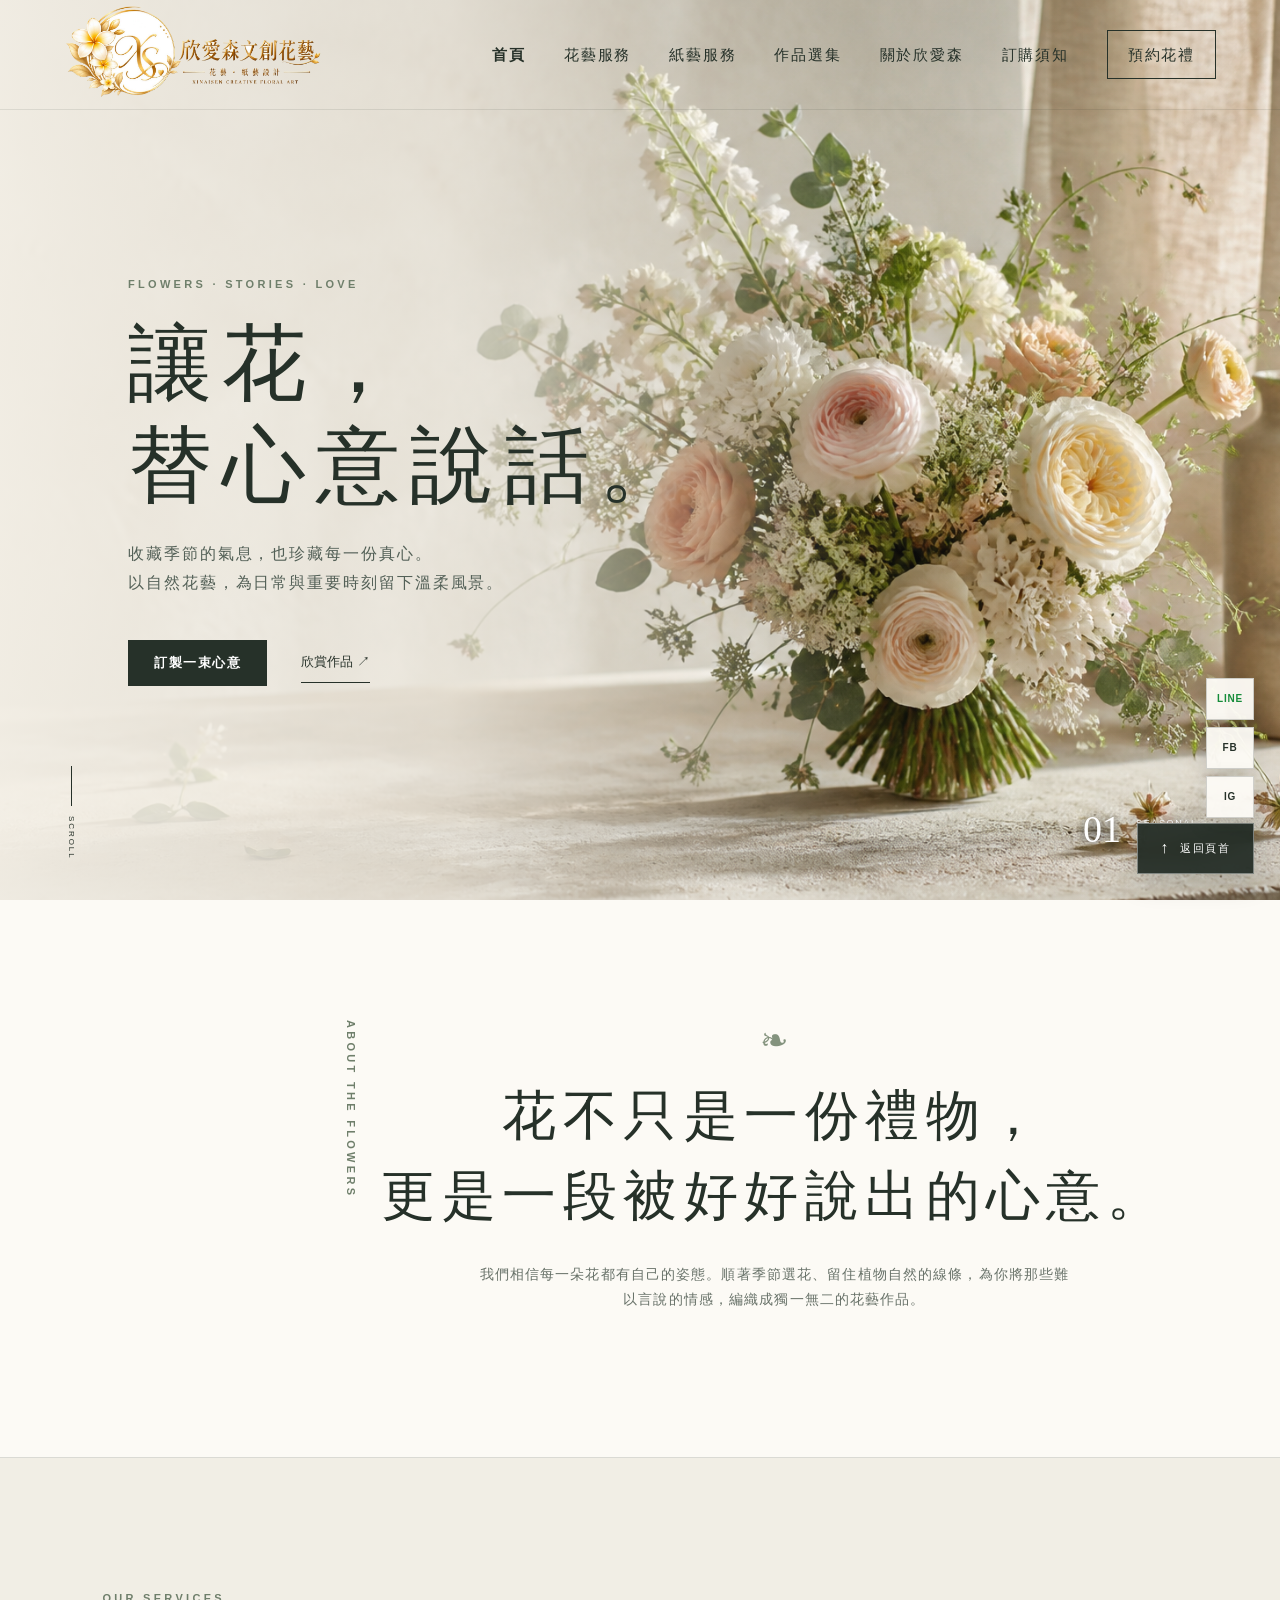
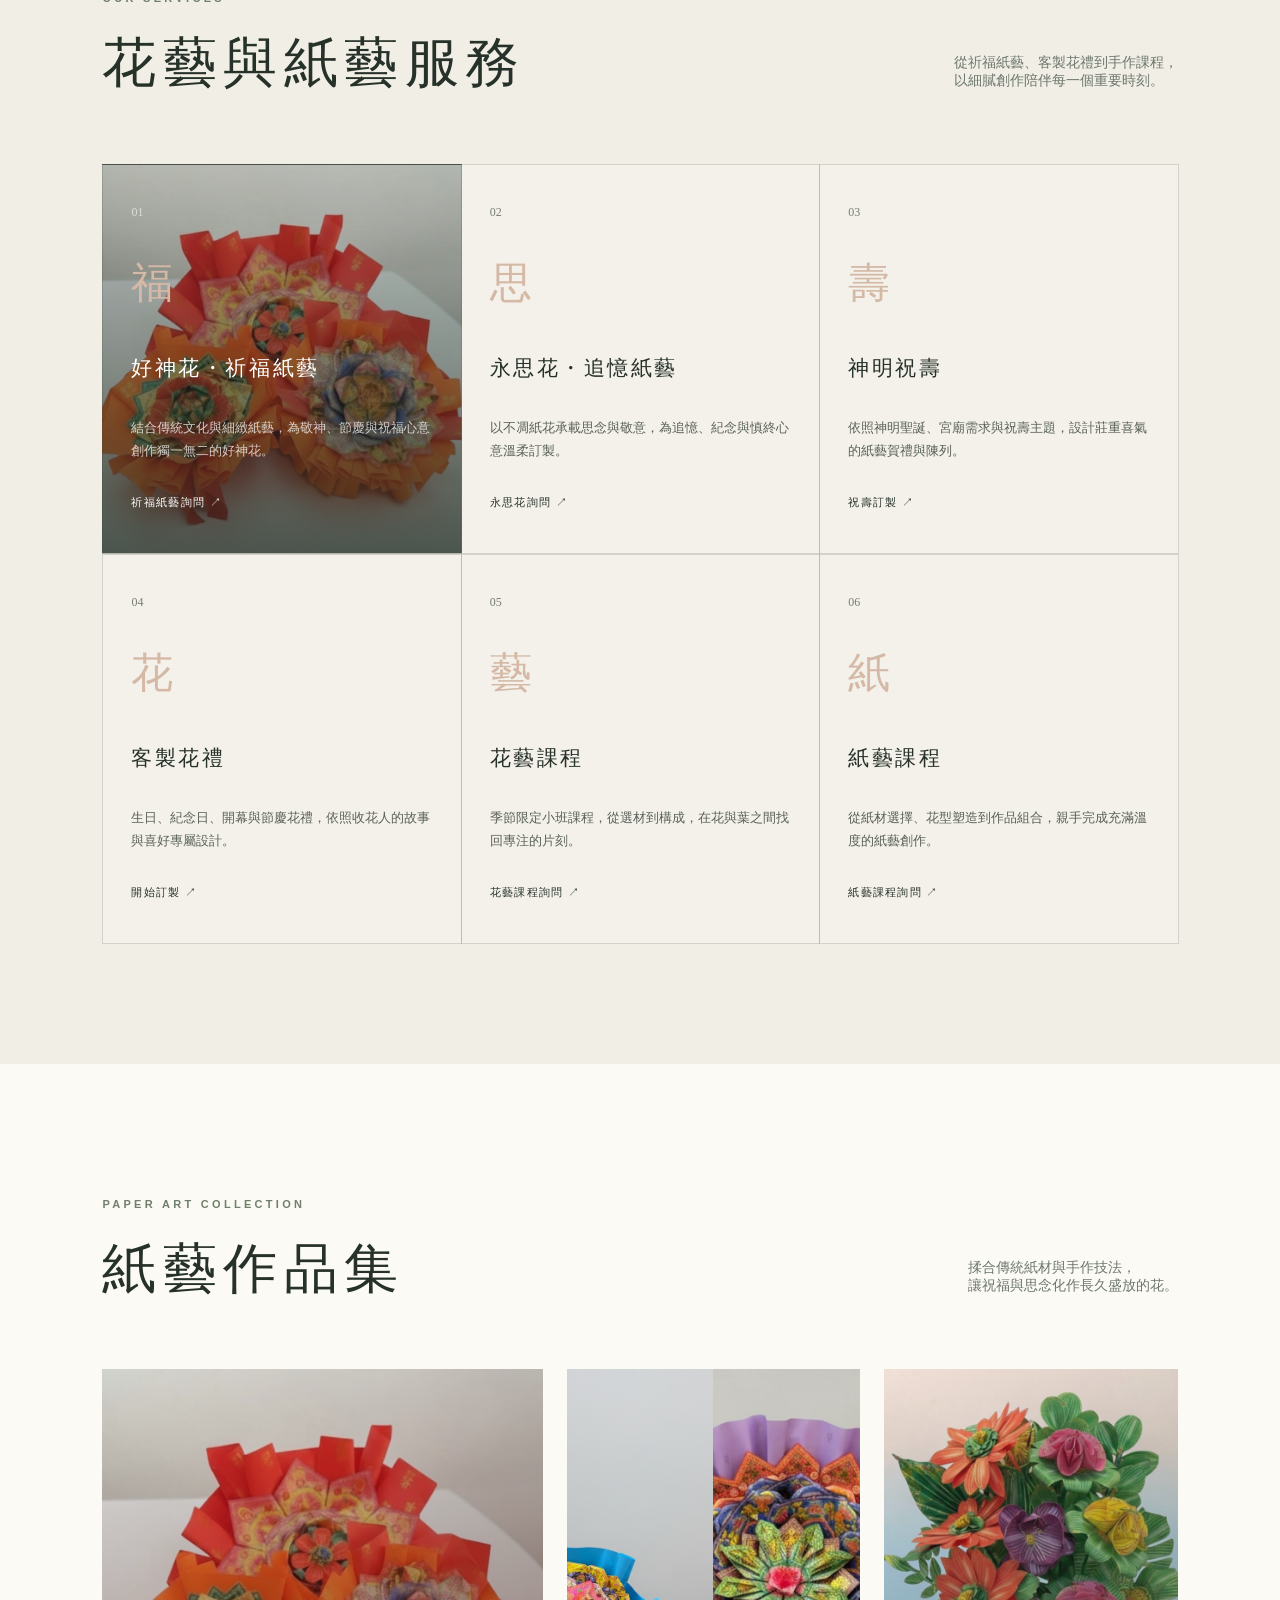
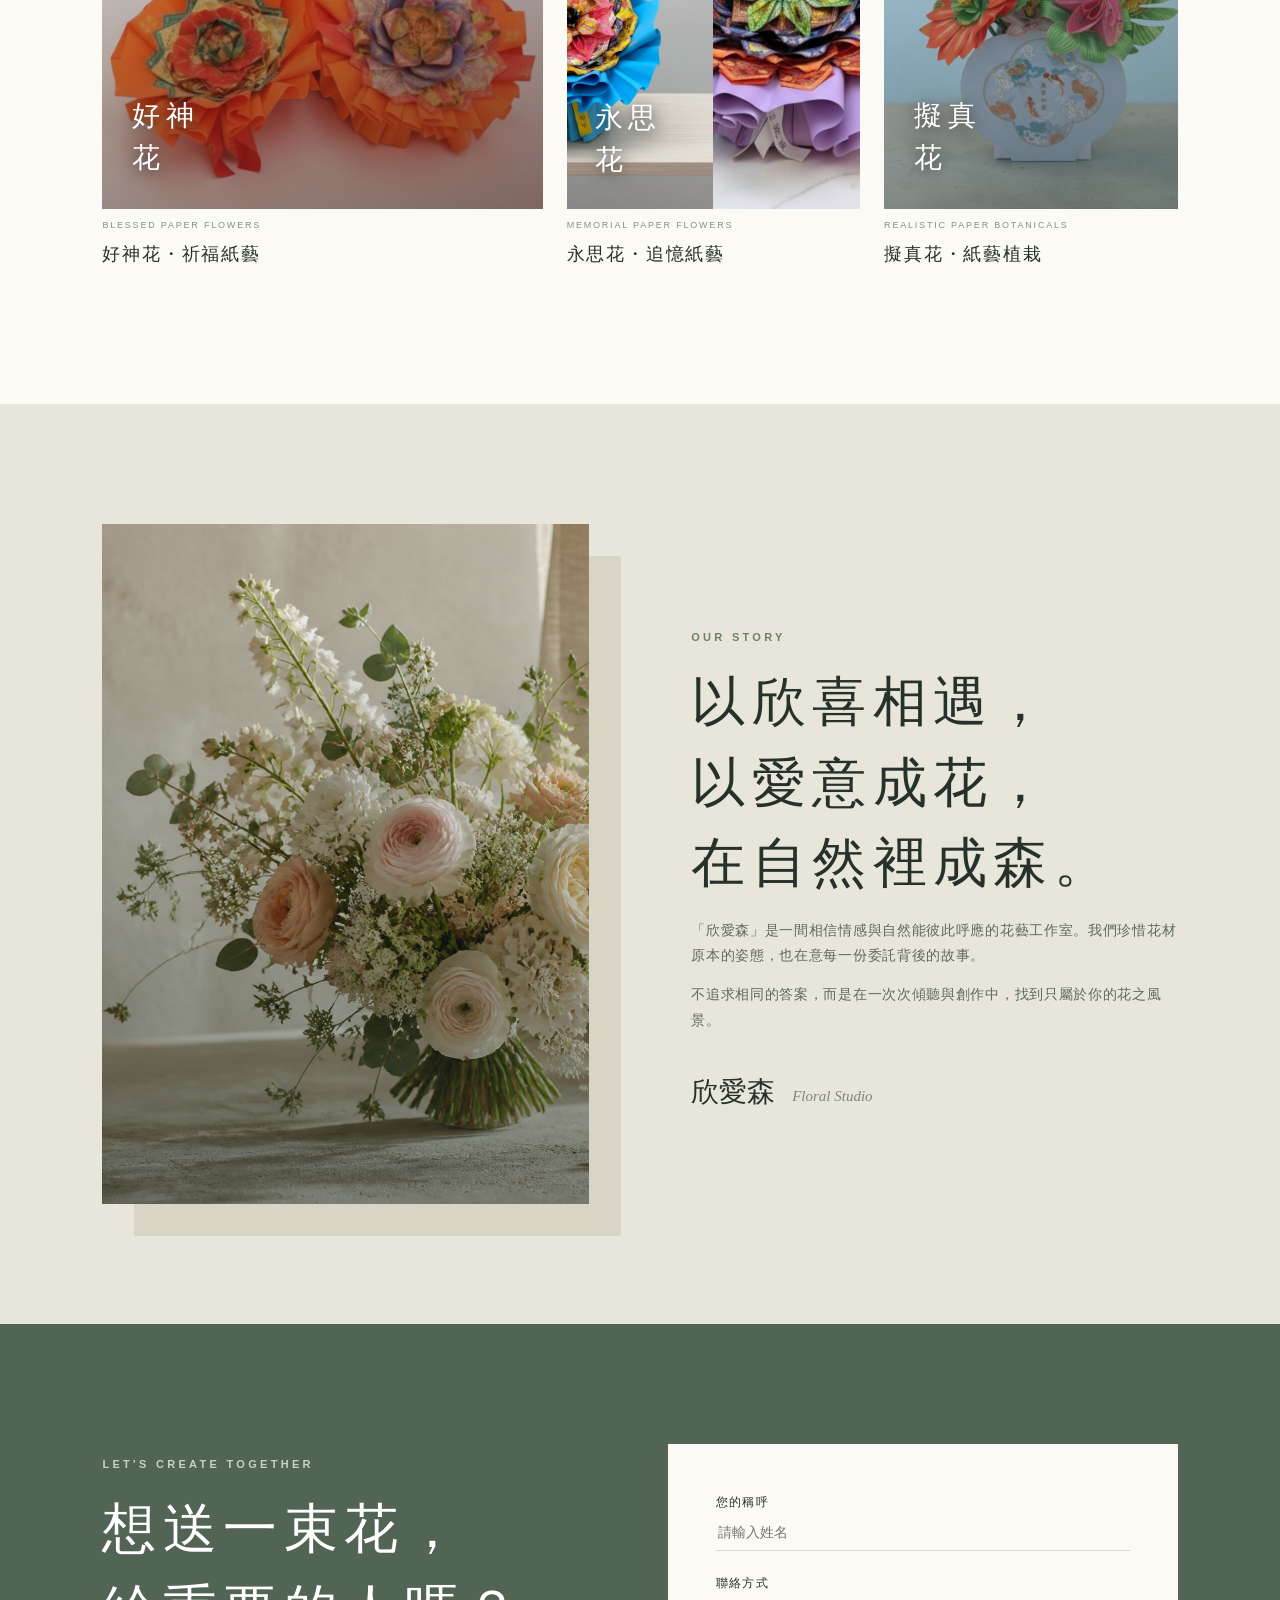
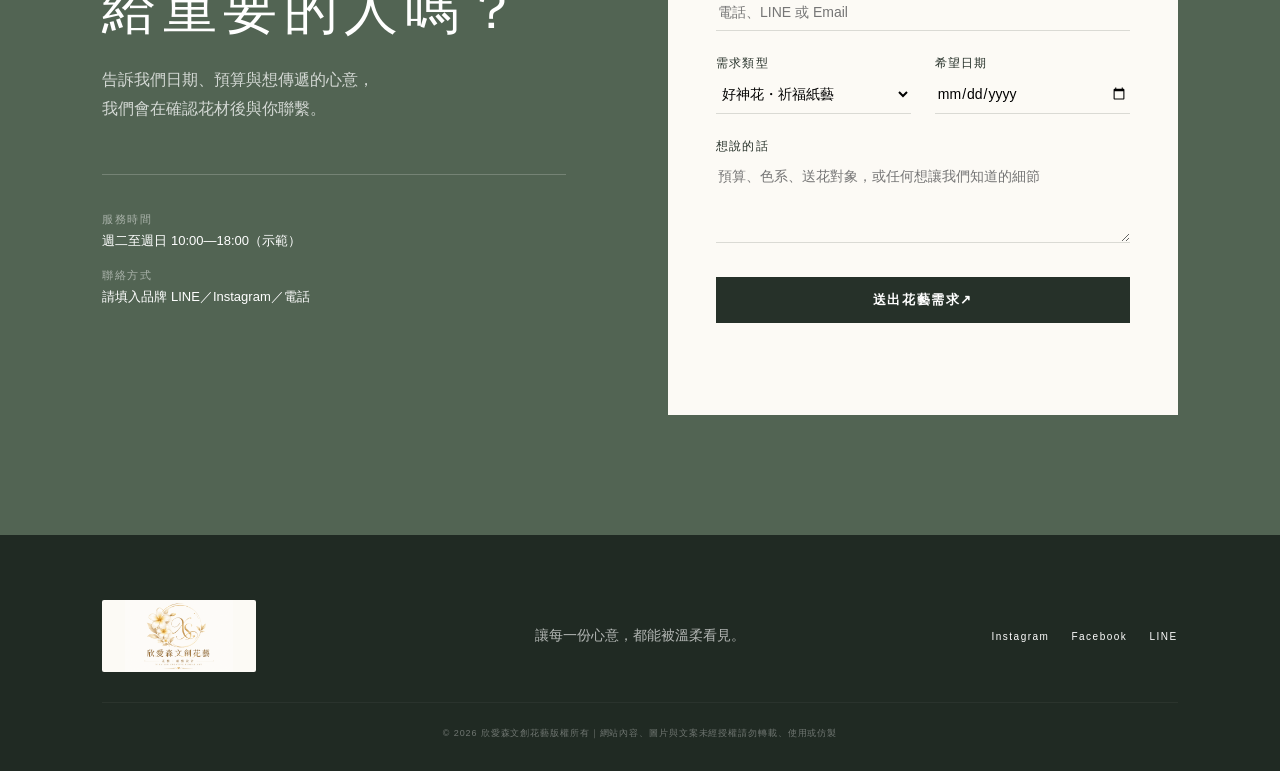
<file: index.html>
<!doctype html>
<html lang="zh-Hant">
<head>
  <meta charset="UTF-8">
  <meta name="viewport" content="width=device-width, initial-scale=1.0">
  <meta name="description" content="欣愛森文創花藝，以花與植物傳遞心意，提供客製花禮、婚禮佈置、空間花藝與花藝課程。">
  <title>欣愛森文創花藝｜讓花，替心意說話</title>
  <link rel="stylesheet" href="styles.css?v=20260827-12">
</head>
<body>
  <header class="site-header" id="top">
    <a class="brand brand-horizontal" href="#top" aria-label="欣愛森文創花藝首頁"><img class="brand-logo-image" src="assets/brand-logo-home-transparent.png?v=20260827-2" alt="欣愛森文創花藝｜花藝・紙藝設計"></a>
    <button class="menu-toggle" aria-label="開啟選單" aria-expanded="false"><span></span><span></span></button>
    <nav class="nav" aria-label="主要導覽">
      <a class="active" href="index.html">首頁</a><a href="floral-services.html">花藝服務</a><a href="paper-services.html">紙藝服務</a><a href="collections.html">作品選集</a><a href="about.html">關於欣愛森</a><a href="order-guide.html">訂購須知</a><a href="contact.html" class="nav-cta">預約花禮</a>
    </nav>
  </header>

  <main>
    <section class="hero">
      <div class="hero-content reveal">
        <p class="eyebrow">FLOWERS · STORIES · LOVE</p>
        <h1>讓花，<br>替心意說話。</h1>
        <p class="hero-copy">收藏季節的氣息，也珍藏每一份真心。<br>以自然花藝，為日常與重要時刻留下溫柔風景。</p>
        <div class="hero-actions"><a class="button primary" href="#contact">訂製一束心意</a><a class="text-link" href="#works">欣賞作品 <span>↗</span></a></div>
      </div>
      <div class="hero-note"><span>01</span><p>SEASONAL<br>FLORAL DESIGN</p></div>
      <a class="scroll-hint" href="#intro" aria-label="向下瀏覽"><span></span>SCROLL</a>
    </section>

    <section class="intro section" id="intro">
      <p class="section-index">ABOUT THE FLOWERS</p>
      <div class="intro-text reveal"><span class="leaf">❧</span><h2>花不只是一份禮物，<br>更是一段被好好說出的心意。</h2><p>我們相信每一朵花都有自己的姿態。順著季節選花、留住植物自然的線條，為你將那些難以言說的情感，編織成獨一無二的花藝作品。</p></div>
    </section>

    <section class="services section" id="services">
      <div class="section-heading reveal"><div><p class="eyebrow">OUR SERVICES</p><h2>花藝與紙藝服務</h2></div><p>從祈福紙藝、客製花禮到手作課程，<br>以細膩創作陪伴每一個重要時刻。</p></div>
      <div class="service-grid">
        <article class="service-card featured reveal" id="paper-art"><span>01</span><div class="service-icon">福</div><h3>好神花・祈福紙藝</h3><p>結合傳統文化與細緻紙藝，為敬神、節慶與祝福心意創作獨一無二的好神花。</p><a href="#contact">祈福紙藝詢問 ↗</a></article>
        <article class="service-card reveal"><span>02</span><div class="service-icon">思</div><h3>永思花・追憶紙藝</h3><p>以不凋紙花承載思念與敬意，為追憶、紀念與慎終心意溫柔訂製。</p><a href="#contact">永思花詢問 ↗</a></article>
        <article class="service-card reveal"><span>03</span><div class="service-icon">壽</div><h3>神明祝壽</h3><p>依照神明聖誕、宮廟需求與祝壽主題，設計莊重喜氣的紙藝賀禮與陳列。</p><a href="#contact">祝壽訂製 ↗</a></article>
        <article class="service-card reveal"><span>04</span><div class="service-icon">花</div><h3>客製花禮</h3><p>生日、紀念日、開幕與節慶花禮，依照收花人的故事與喜好專屬設計。</p><a href="#contact">開始訂製 ↗</a></article>
        <article class="service-card reveal"><span>05</span><div class="service-icon">藝</div><h3>花藝課程</h3><p>季節限定小班課程，從選材到構成，在花與葉之間找回專注的片刻。</p><a href="#contact">花藝課程詢問 ↗</a></article>
        <article class="service-card reveal"><span>06</span><div class="service-icon">紙</div><h3>紙藝課程</h3><p>從紙材選擇、花型塑造到作品組合，親手完成充滿溫度的紙藝創作。</p><a href="#contact">紙藝課程詢問 ↗</a></article>
      </div>
    </section>

    <section class="works section" id="works">
      <div class="works-head reveal"><div><p class="eyebrow">PAPER ART COLLECTION</p><h2>紙藝作品集</h2></div><p>揉合傳統紙材與手作技法，<br>讓祝福與思念化作長久盛放的花。</p></div>
      <div class="work-grid">
        <article class="work work-one paper-good"><div class="work-art"><span>好神<br>花</span></div><div><small>BLESSED PAPER FLOWERS</small><h3>好神花・祈福紙藝</h3></div></article>
        <article class="work work-two paper-memory"><div class="work-art memory-gallery"><img src="assets/memorial-blue.png" alt="藍色永思花紙藝作品"><img src="assets/memorial-purple.jpg" alt="紫色永思花紙藝作品"><span>永思<br>花</span></div><div><small>MEMORIAL PAPER FLOWERS</small><h3>永思花・追憶紙藝</h3></div></article>
        <article class="work work-three paper-real"><div class="work-art"><span>擬真<br>花</span></div><div><small>REALISTIC PAPER BOTANICALS</small><h3>擬真花・紙藝植栽</h3></div></article>
      </div>
    </section>

    <section class="about section" id="about">
      <div class="about-image" role="img" aria-label="花藝師整理當季花材的意象"></div>
      <div class="about-content reveal"><p class="eyebrow">OUR STORY</p><h2>以欣喜相遇，<br>以愛意成花，<br>在自然裡成森。</h2><p>「欣愛森」是一間相信情感與自然能彼此呼應的花藝工作室。我們珍惜花材原本的姿態，也在意每一份委託背後的故事。</p><p>不追求相同的答案，而是在一次次傾聽與創作中，找到只屬於你的花之風景。</p><div class="signature">欣愛森 <span>Floral Studio</span></div></div>
    </section>

    <section class="contact section" id="contact">
      <div class="contact-copy reveal"><p class="eyebrow">LET'S CREATE TOGETHER</p><h2>想送一束花，<br>給重要的人嗎？</h2><p>告訴我們日期、預算與想傳遞的心意，<br>我們會在確認花材後與你聯繫。</p><div class="contact-meta"><p><small>服務時間</small>週二至週日 10:00—18:00（示範）</p><p><small>聯絡方式</small>請填入品牌 LINE／Instagram／電話</p></div></div>
      <form class="contact-form reveal" id="inquiry-form">
        <label>您的稱呼<input name="name" autocomplete="name" required placeholder="請輸入姓名"></label>
        <label>聯絡方式<input name="contact" required placeholder="電話、LINE 或 Email"></label>
        <div class="form-row"><label>需求類型<select name="service"><option>好神花・祈福紙藝</option><option>永思花・追憶紙藝</option><option>神明祝壽</option><option>惦念追思</option><option>客製花禮</option><option>花藝課程</option><option>紙藝課程</option></select></label><label>希望日期<input name="date" type="date"></label></div>
        <label>想說的話<textarea name="message" rows="4" placeholder="預算、色系、送花對象，或任何想讓我們知道的細節"></textarea></label>
        <button class="button primary" type="submit">送出花藝需求 <span>↗</span></button><p class="form-status" role="status"></p>
      </form>
    </section>
  </main>

  <footer><a class="brand footer-brand" href="#top" aria-label="欣愛森文創花藝"><img class="brand-logo" src="assets/brand-logo.png?v=20260827-3" style="width:clamp(120px,12vw,170px);height:72px;object-fit:contain;display:block" alt="欣愛森文創花藝 LOGO"></a><p>讓每一份心意，都能被溫柔看見。</p><div><a href="https://www.instagram.com/xinasen_floral?igsh=ZmNuNDRycjJiN3ox&igsi=ZmNuNDRycjJiN3ox&utm_source=qr" target="_blank" rel="noopener">Instagram</a><a href="https://www.facebook.com/share/1BPyFwZrpU/?mibextid=wwXIfr" target="_blank" rel="noopener">Facebook</a><a href="assets/line-id.jpg" target="_blank">LINE</a></div><a class="back-to-top" href="#top" aria-label="返回網站最上方"><span>↑</span> 返回頁首</a><small>© 2026 欣愛森文創花藝版權所有｜網站內容、圖片與文案未經授權請勿轉載、使用或仿製</small></footer>
  <div class="floating-social" aria-label="社群聯絡連結"><a class="social-line" href="assets/line-id.jpg" target="_blank" aria-label="開啟 LINE 加好友 QR Code">LINE</a><a href="https://www.facebook.com/share/1BPyFwZrpU/?mibextid=wwXIfr" target="_blank" rel="noopener" aria-label="開啟 Facebook">FB</a><a href="https://www.instagram.com/xinasen_floral?igsh=ZmNuNDRycjJiN3ox&igsi=ZmNuNDRycjJiN3ox&utm_source=qr" target="_blank" rel="noopener" aria-label="開啟 Instagram">IG</a></div>
  <script src="script.js"></script>
</body>
</html>
</file>
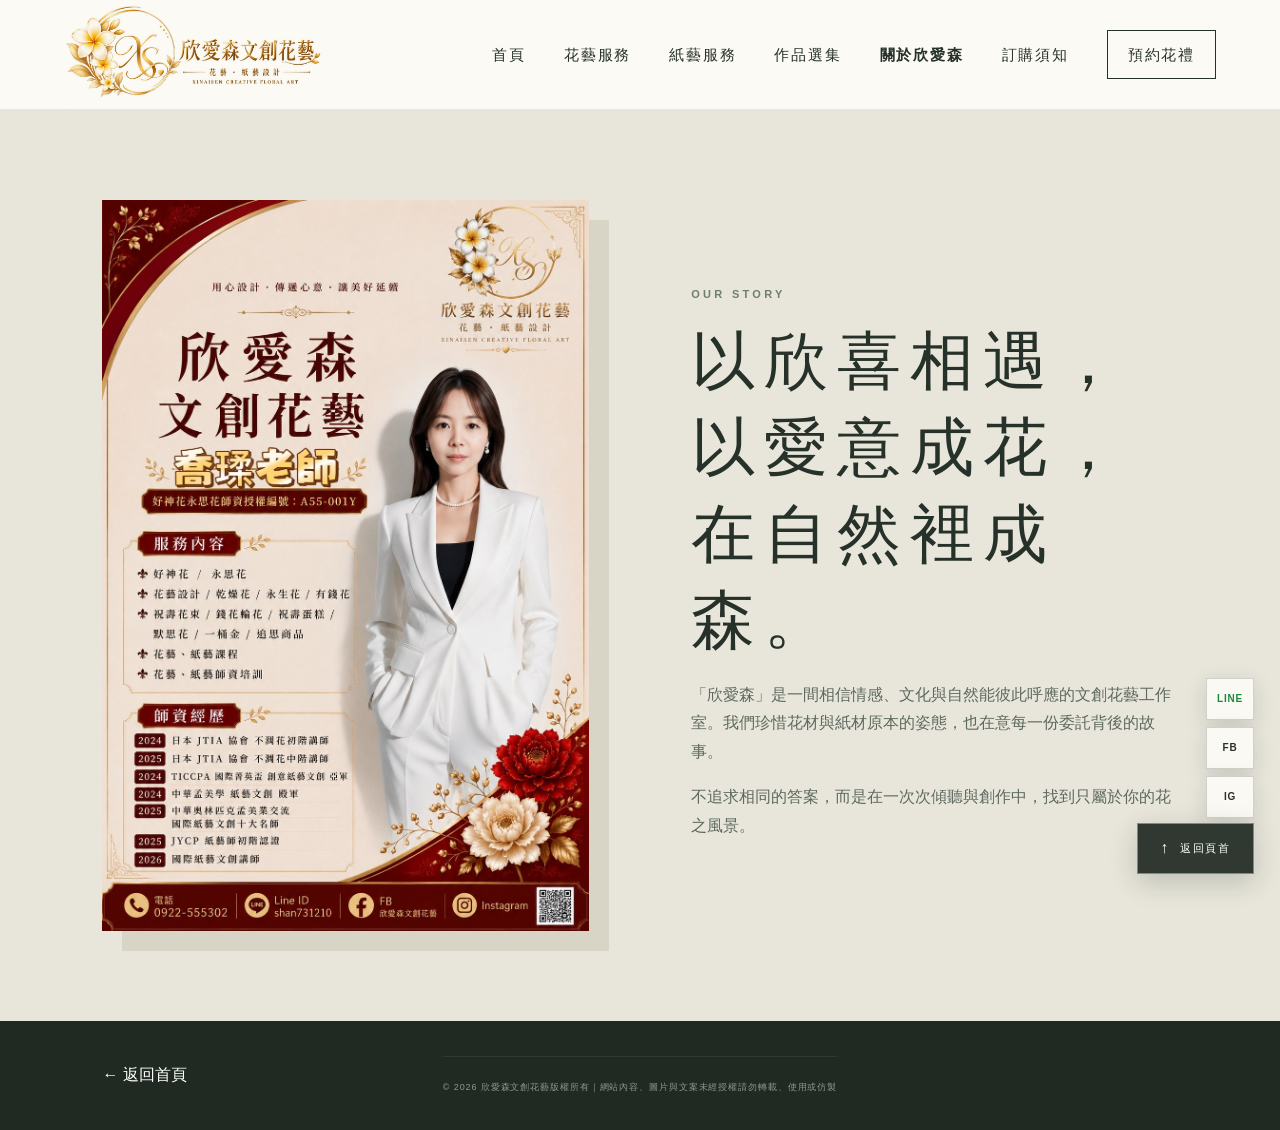
<file: about.html>
<!doctype html><html lang="zh-Hant"><head><meta charset="UTF-8"><meta name="viewport" content="width=device-width,initial-scale=1"><title>關於欣愛森｜欣愛森文創花藝</title><link rel="stylesheet" href="styles.css?v=20260827-12"></head><body><header class="site-header inner-header"><a class="brand brand-horizontal" href="index.html" aria-label="欣愛森文創花藝"><img class="brand-logo-image" src="assets/brand-logo-horizontal.jpg?v=20260827" alt="欣愛森文創花藝｜花藝・紙藝設計"></a><button class="menu-toggle" aria-label="開啟選單" aria-expanded="false"><span></span><span></span></button><nav class="nav"><a href="index.html">首頁</a><a href="floral-services.html">花藝服務</a><a href="paper-services.html">紙藝服務</a><a href="collections.html">作品選集</a><a class="active" href="about.html">關於欣愛森</a><a href="order-guide.html">訂購須知</a><a href="contact.html" class="nav-cta">預約花禮</a></nav></header><main class="inner-page"><section class="about-page"><a class="about-poster-link" href="assets/about-xinasen-v2.jpg" target="_blank" aria-label="開啟欣愛森文創花藝完整介紹海報"><img class="about-page-image" src="assets/about-xinasen-v2.jpg" alt="欣愛森文創花藝喬瑈老師服務內容與師資經歷介紹"></a><div><p class="eyebrow">OUR STORY</p><h1>以欣喜相遇，<br>以愛意成花，<br>在自然裡成森。</h1><p>「欣愛森」是一間相信情感、文化與自然能彼此呼應的文創花藝工作室。我們珍惜花材與紙材原本的姿態，也在意每一份委託背後的故事。</p><p>不追求相同的答案，而是在一次次傾聽與創作中，找到只屬於你的花之風景。</p></div></section></main><footer class="simple-footer"><a href="index.html">← 返回首頁</a><small>© 2026 欣愛森文創花藝版權所有｜網站內容、圖片與文案未經授權請勿轉載、使用或仿製</small></footer><script src="script.js"></script></body></html>
</file>
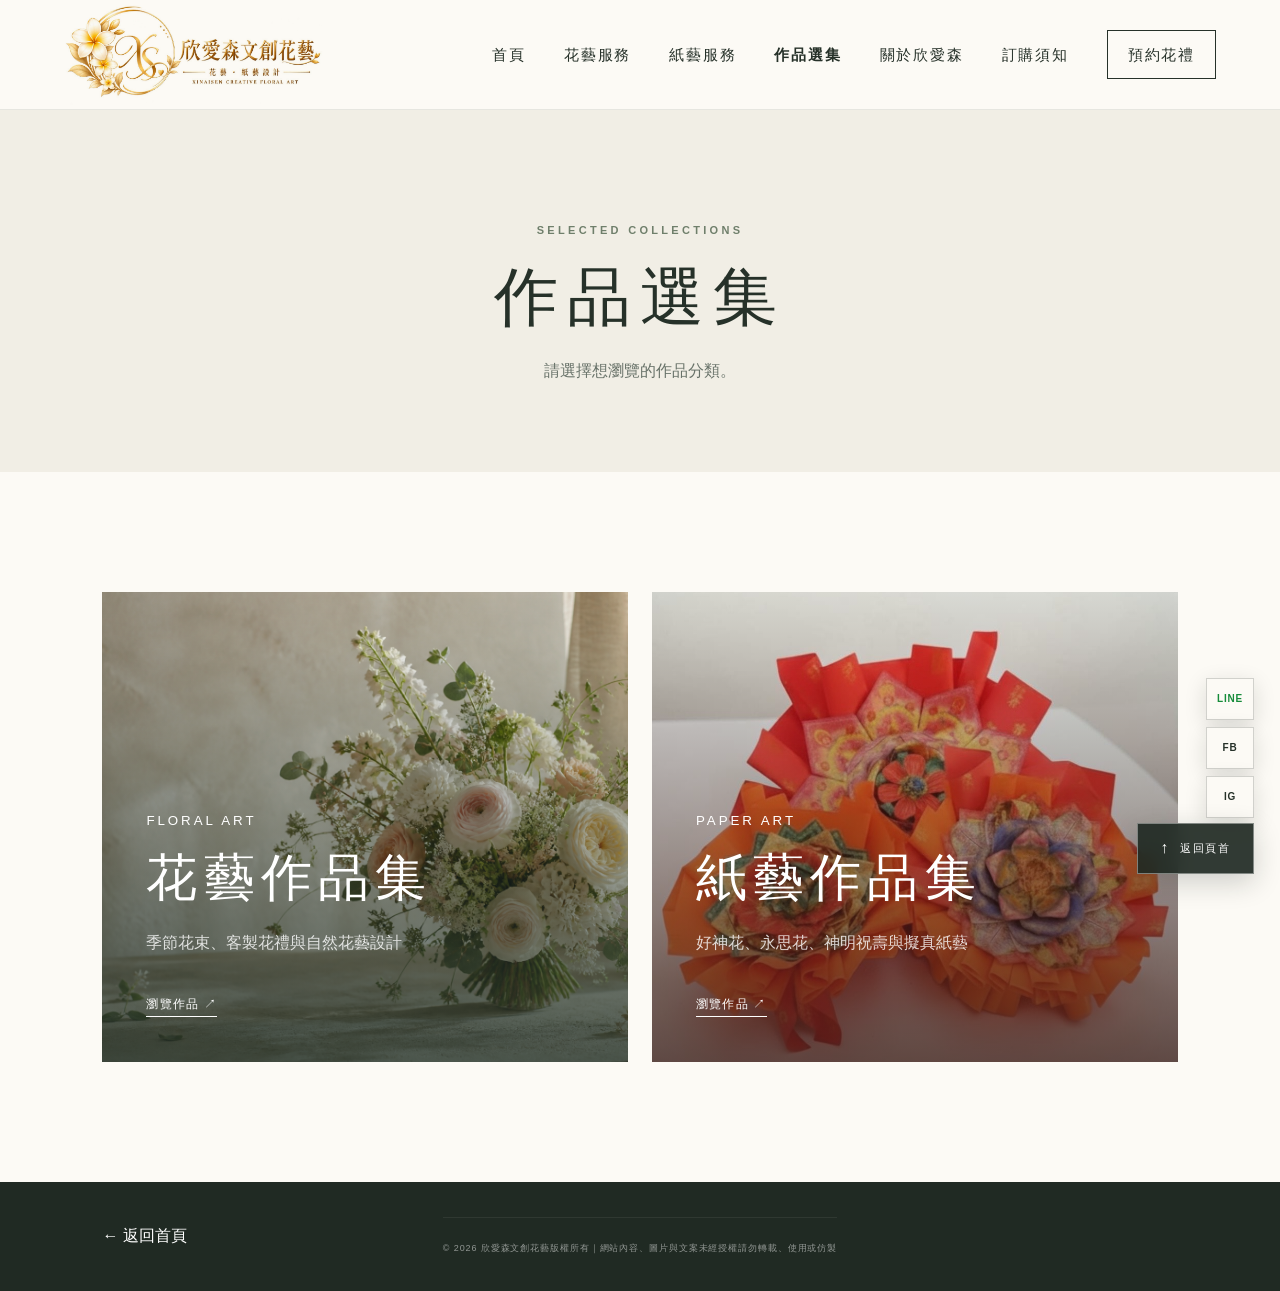
<file: collections.html>
<!doctype html><html lang="zh-Hant"><head><meta charset="UTF-8"><meta name="viewport" content="width=device-width,initial-scale=1"><title>作品選集｜欣愛森文創花藝</title><link rel="stylesheet" href="styles.css?v=20260827-12"></head><body><header class="site-header inner-header"><a class="brand brand-horizontal" href="index.html" aria-label="欣愛森文創花藝"><img class="brand-logo-image" src="assets/brand-logo-horizontal.jpg?v=20260827" alt="欣愛森文創花藝｜花藝・紙藝設計"></a><button class="menu-toggle" aria-label="開啟選單" aria-expanded="false"><span></span><span></span></button><nav class="nav"><a href="index.html">首頁</a><a href="floral-services.html">花藝服務</a><a href="paper-services.html">紙藝服務</a><a class="active" href="collections.html">作品選集</a><a href="about.html">關於欣愛森</a><a href="order-guide.html">訂購須知</a><a href="contact.html" class="nav-cta">預約花禮</a></nav></header><main class="inner-page"><section class="page-hero"><p class="eyebrow">SELECTED COLLECTIONS</p><h1>作品選集</h1><p>請選擇想瀏覽的作品分類。</p></section><section class="collection-chooser section"><a class="collection-choice floral-choice" href="floral-works.html"><div><small>FLORAL ART</small><h2>花藝作品集</h2><p>季節花束、客製花禮與自然花藝設計</p><span>瀏覽作品 ↗</span></div></a><a class="collection-choice paper-choice" href="works.html"><div><small>PAPER ART</small><h2>紙藝作品集</h2><p>好神花、永思花、神明祝壽與擬真紙藝</p><span>瀏覽作品 ↗</span></div></a></section></main><footer class="simple-footer"><a href="index.html">← 返回首頁</a><small>© 2026 欣愛森文創花藝版權所有｜網站內容、圖片與文案未經授權請勿轉載、使用或仿製</small></footer><script src="script.js"></script></body></html>
</file>
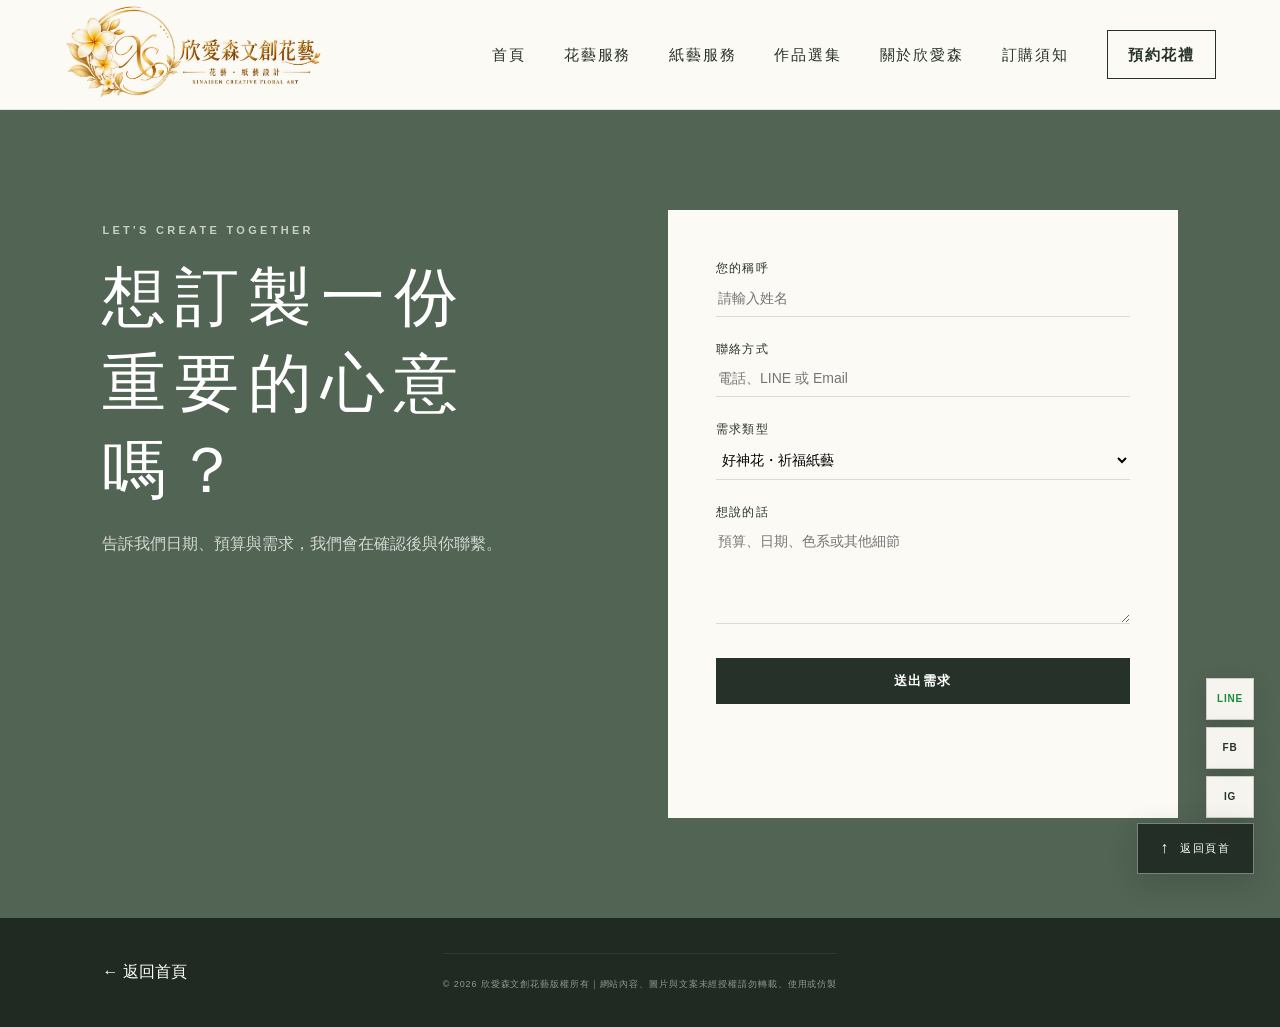
<file: contact.html>
<!doctype html><html lang="zh-Hant"><head><meta charset="UTF-8"><meta name="viewport" content="width=device-width,initial-scale=1"><title>預約花禮｜欣愛森文創花藝</title><link rel="stylesheet" href="styles.css?v=20260827-12"></head><body><header class="site-header inner-header"><a class="brand brand-horizontal" href="index.html" aria-label="欣愛森文創花藝"><img class="brand-logo-image" src="assets/brand-logo-horizontal.jpg?v=20260827" alt="欣愛森文創花藝｜花藝・紙藝設計"></a><button class="menu-toggle" aria-label="開啟選單" aria-expanded="false"><span></span><span></span></button><nav class="nav"><a href="index.html">首頁</a><a href="floral-services.html">花藝服務</a><a href="paper-services.html">紙藝服務</a><a href="collections.html">作品選集</a><a href="about.html">關於欣愛森</a><a href="order-guide.html">訂購須知</a><a href="contact.html" class="nav-cta active">預約花禮</a></nav></header><main class="inner-page"><section class="contact page-contact"><div class="contact-copy"><p class="eyebrow">LET'S CREATE TOGETHER</p><h1>想訂製一份<br>重要的心意嗎？</h1><p>告訴我們日期、預算與需求，我們會在確認後與你聯繫。</p></div><form class="contact-form" id="inquiry-form"><label>您的稱呼<input name="name" required placeholder="請輸入姓名"></label><label>聯絡方式<input name="contact" required placeholder="電話、LINE 或 Email"></label><label>需求類型<select name="service"><option>好神花・祈福紙藝</option><option>永思花・追憶紙藝</option><option>神明祝壽</option><option>惦念追思</option><option>客製花禮</option><option>花藝課程</option><option>紙藝課程</option></select></label><label>想說的話<textarea rows="5" placeholder="預算、日期、色系或其他細節"></textarea></label><button class="button primary" type="submit">送出需求</button><p class="form-status"></p></form></section></main><footer class="simple-footer"><a href="index.html">← 返回首頁</a><small>© 2026 欣愛森文創花藝版權所有｜網站內容、圖片與文案未經授權請勿轉載、使用或仿製</small></footer><script src="script.js"></script></body></html>
</file>
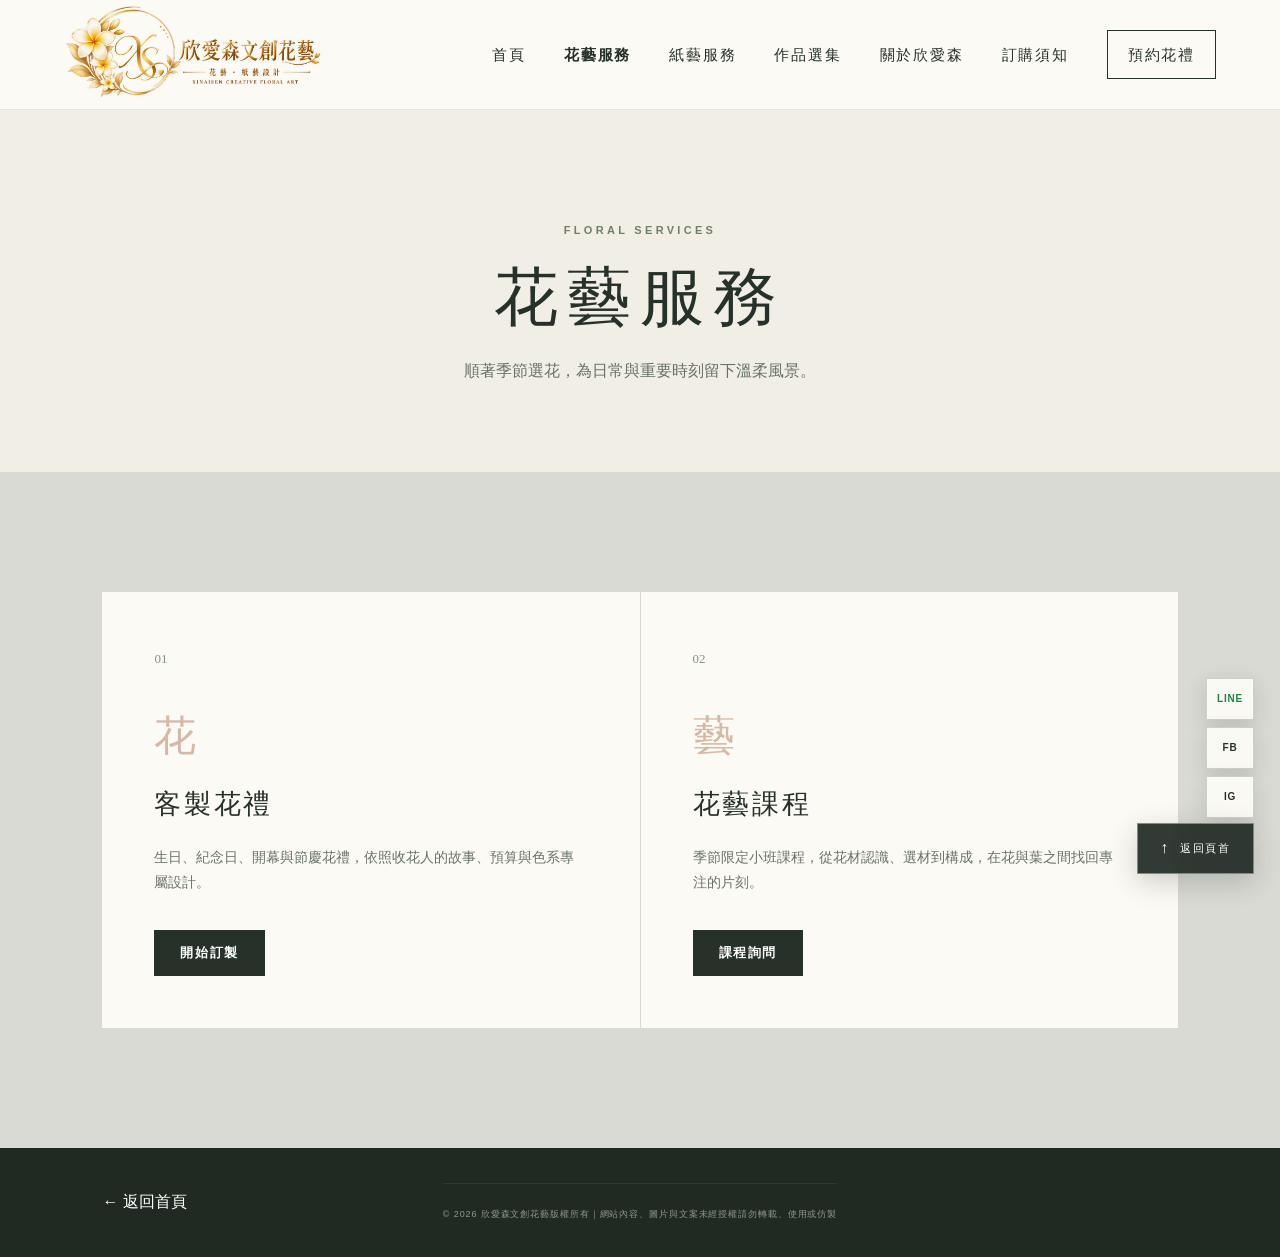
<file: floral-services.html>
<!doctype html><html lang="zh-Hant"><head><meta charset="UTF-8"><meta name="viewport" content="width=device-width,initial-scale=1"><title>花藝服務｜欣愛森文創花藝</title><link rel="stylesheet" href="styles.css?v=20260827-12"></head><body><header class="site-header inner-header"><a class="brand brand-horizontal" href="index.html" aria-label="欣愛森文創花藝"><img class="brand-logo-image" src="assets/brand-logo-horizontal.jpg?v=20260827" alt="欣愛森文創花藝｜花藝・紙藝設計"></a><button class="menu-toggle" aria-label="開啟選單" aria-expanded="false"><span></span><span></span></button><nav class="nav"><a href="index.html">首頁</a><a class="active" href="floral-services.html">花藝服務</a><a href="paper-services.html">紙藝服務</a><a href="collections.html">作品選集</a><a href="about.html">關於欣愛森</a><a href="order-guide.html">訂購須知</a><a href="contact.html" class="nav-cta">預約花禮</a></nav></header><main class="inner-page"><section class="page-hero"><p class="eyebrow">FLORAL SERVICES</p><h1>花藝服務</h1><p>順著季節選花，為日常與重要時刻留下溫柔風景。</p></section><section class="detail-grid section"><article><span>01</span><div class="service-icon">花</div><h2>客製花禮</h2><p>生日、紀念日、開幕與節慶花禮，依照收花人的故事、預算與色系專屬設計。</p><a class="button primary" href="contact.html">開始訂製</a></article><article><span>02</span><div class="service-icon">藝</div><h2>花藝課程</h2><p>季節限定小班課程，從花材認識、選材到構成，在花與葉之間找回專注的片刻。</p><a class="button primary" href="contact.html">課程詢問</a></article></section></main><footer class="simple-footer"><a href="index.html">← 返回首頁</a><small>© 2026 欣愛森文創花藝版權所有｜網站內容、圖片與文案未經授權請勿轉載、使用或仿製</small></footer><script src="script.js"></script></body></html>
</file>
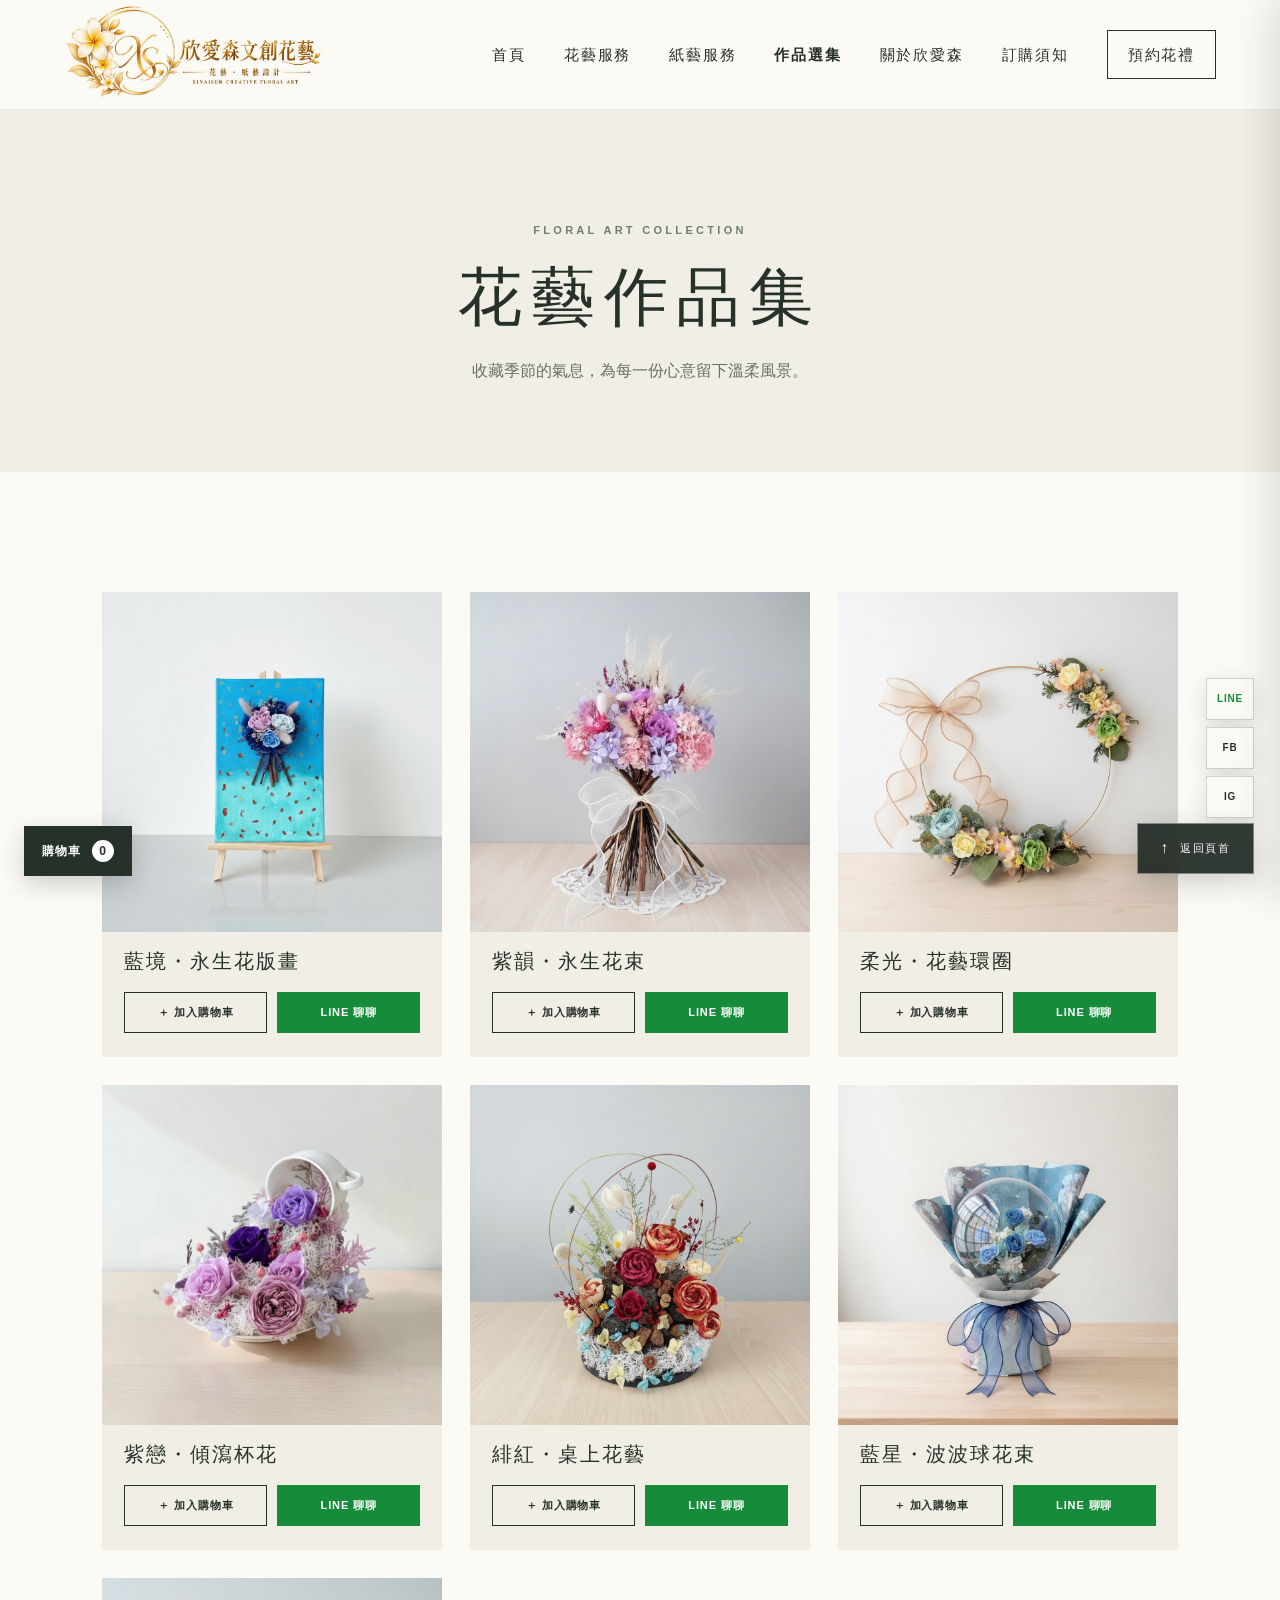
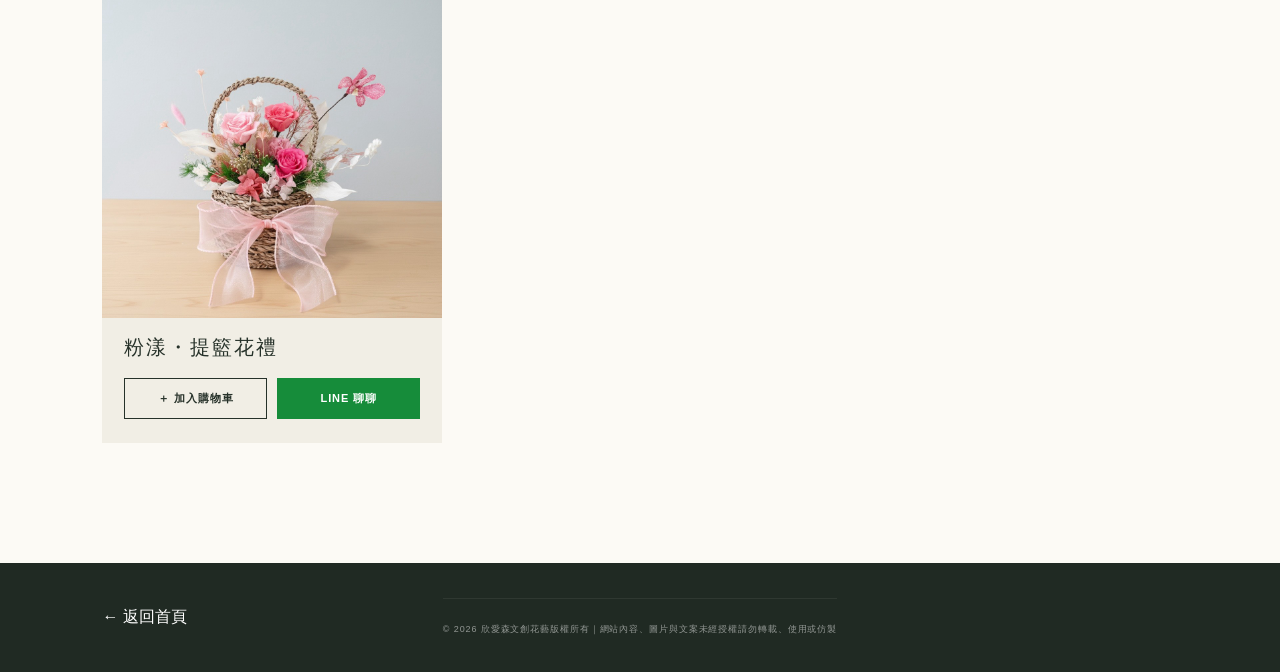
<file: floral-works.html>
<!doctype html><html lang="zh-Hant"><head><meta charset="UTF-8"><meta name="viewport" content="width=device-width,initial-scale=1"><title>花藝作品集｜欣愛森文創花藝</title><link rel="stylesheet" href="styles.css?v=20260827-12"></head><body><header class="site-header inner-header"><a class="brand brand-horizontal" href="index.html" aria-label="欣愛森文創花藝"><img class="brand-logo-image" src="assets/brand-logo-horizontal.jpg?v=20260827" alt="欣愛森文創花藝｜花藝・紙藝設計"></a><button class="menu-toggle" aria-label="開啟選單" aria-expanded="false"><span></span><span></span></button><nav class="nav"><a href="index.html">首頁</a><a href="floral-services.html">花藝服務</a><a href="paper-services.html">紙藝服務</a><a class="active" href="collections.html">作品選集</a><a href="about.html">關於欣愛森</a><a href="order-guide.html">訂購須知</a><a href="contact.html" class="nav-cta">預約花禮</a></nav></header><main class="inner-page"><section class="page-hero"><p class="eyebrow">FLORAL ART COLLECTION</p><h1>花藝作品集</h1><p>收藏季節的氣息，為每一份心意留下溫柔風景。</p></section><section class="gallery-page floral-gallery section"><article><img src="assets/floral-art-01.jpg" alt="藍色永生花畫"><h2>藍境・永生花版畫</h2><div class="product-actions"><button class="add-cart" data-product="藍境・永生花版畫">＋ 加入購物車</button><a href="assets/line-id.jpg" target="_blank">LINE 聊聊</a></div></article><article><img src="assets/floral-art-02.jpg" alt="粉紫色永生花束"><h2>紫韻・永生花束</h2><div class="product-actions"><button class="add-cart" data-product="紫韻・永生花束">＋ 加入購物車</button><a href="assets/line-id.jpg" target="_blank">LINE 聊聊</a></div></article><article><img src="assets/floral-art-03.jpg" alt="清新花藝環圈"><h2>柔光・花藝環圈</h2><div class="product-actions"><button class="add-cart" data-product="柔光・花藝環圈">＋ 加入購物車</button><a href="assets/line-id.jpg" target="_blank">LINE 聊聊</a></div></article><article><img src="assets/floral-art-04.jpg" alt="紫色傾瀉杯花"><h2>紫戀・傾瀉杯花</h2><div class="product-actions"><button class="add-cart" data-product="紫戀・傾瀉杯花">＋ 加入購物車</button><a href="assets/line-id.jpg" target="_blank">LINE 聊聊</a></div></article><article><img src="assets/floral-art-05.jpg" alt="紅色桌上花藝"><h2>緋紅・桌上花藝</h2><div class="product-actions"><button class="add-cart" data-product="緋紅・桌上花藝">＋ 加入購物車</button><a href="assets/line-id.jpg" target="_blank">LINE 聊聊</a></div></article><article><img src="assets/floral-art-06.jpg" alt="藍色玻璃罩花束"><h2>藍星・波波球花束</h2><div class="product-actions"><button class="add-cart" data-product="藍星・波波球花束">＋ 加入購物車</button><a href="assets/line-id.jpg" target="_blank">LINE 聊聊</a></div></article><article><img src="assets/floral-art-07.jpg" alt="粉色提籃花禮"><h2>粉漾・提籃花禮</h2><div class="product-actions"><button class="add-cart" data-product="粉漾・提籃花禮">＋ 加入購物車</button><a href="assets/line-id.jpg" target="_blank">LINE 聊聊</a></div></article></section></main><button class="cart-toggle" type="button">購物車 <span class="cart-count">0</span></button><aside class="cart-drawer"><button class="cart-close" type="button">×</button><h2>已選作品</h2><div class="cart-items"></div><p class="cart-empty">尚未加入作品</p><a class="button primary cart-inquiry" href="contact.html">前往詢問訂製</a></aside><div class="cart-backdrop"></div><footer class="simple-footer"><a href="index.html">← 返回首頁</a><small>© 2026 欣愛森文創花藝版權所有｜網站內容、圖片與文案未經授權請勿轉載、使用或仿製</small></footer><script src="script.js"></script></body></html>
</file>
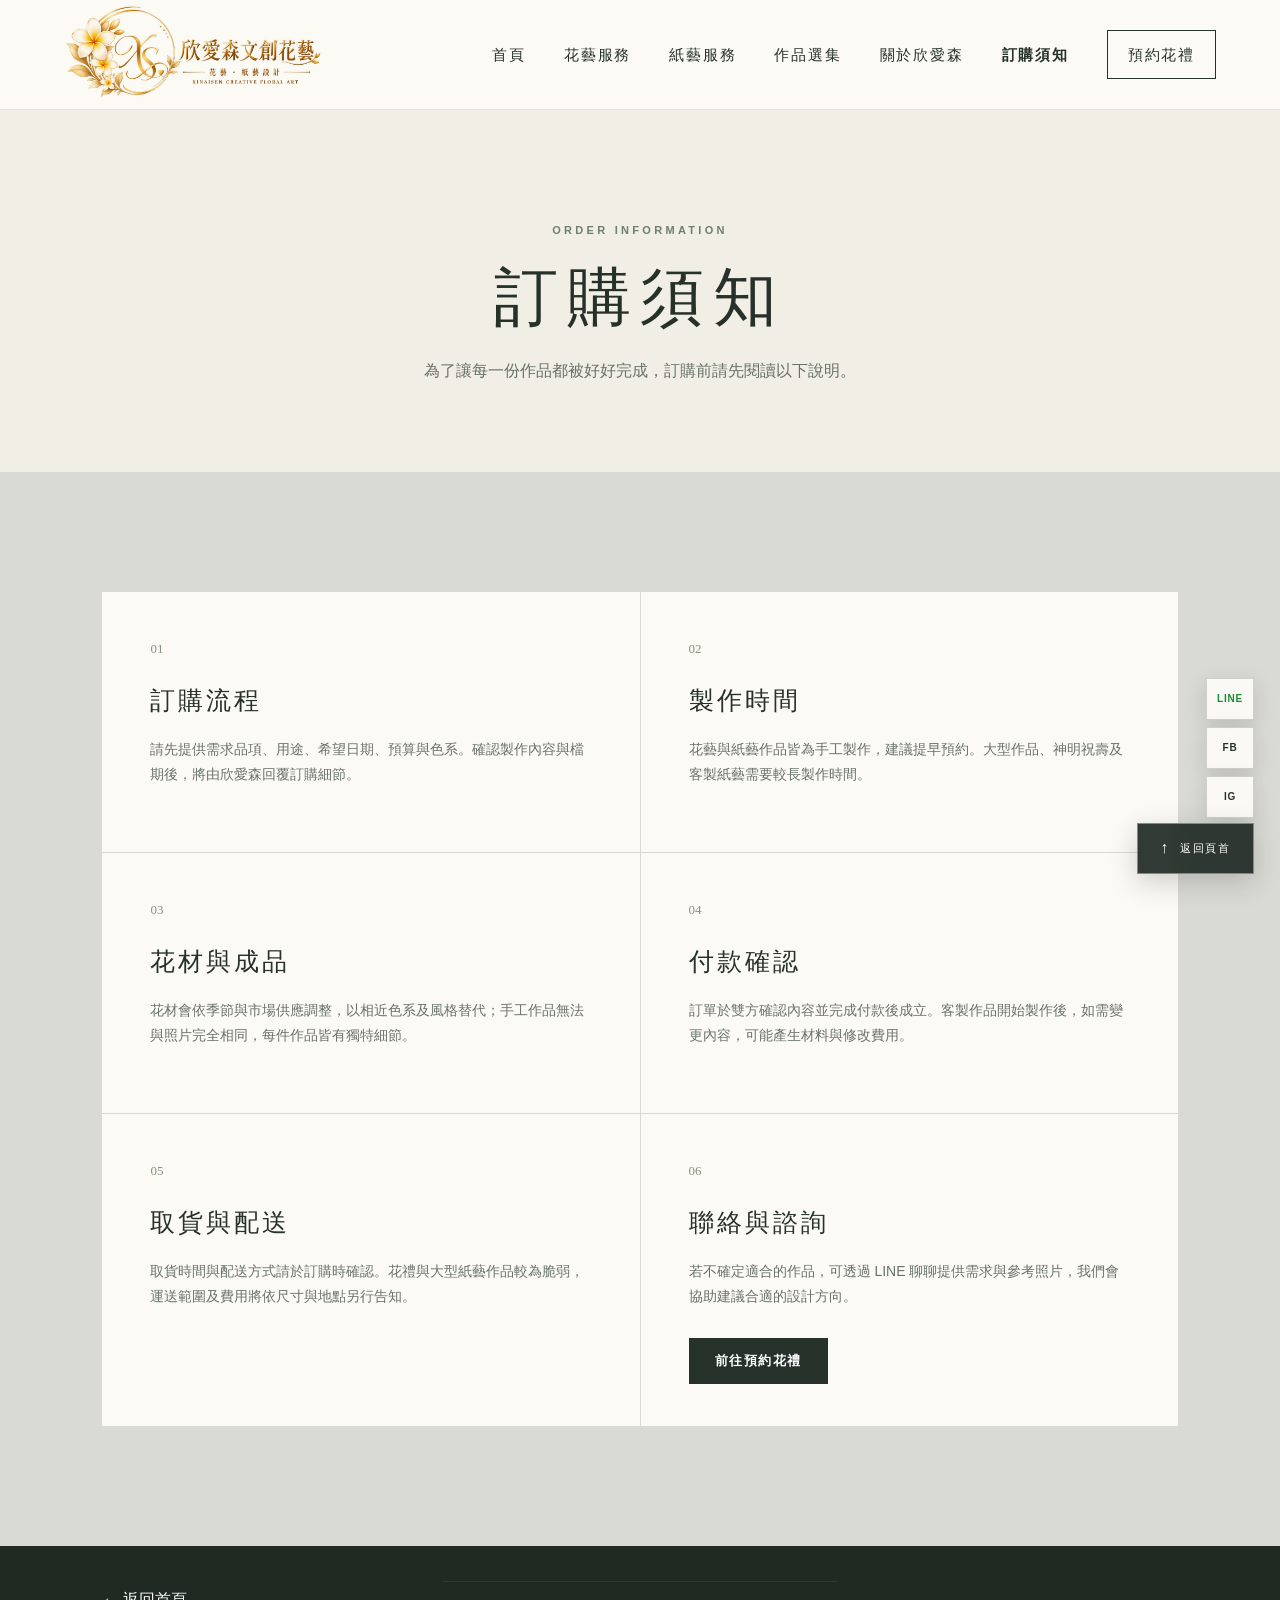
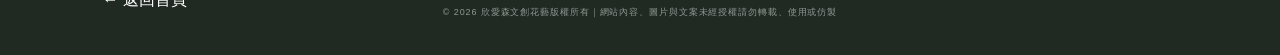
<file: order-guide.html>
<!doctype html><html lang="zh-Hant"><head><meta charset="UTF-8"><meta name="viewport" content="width=device-width,initial-scale=1"><title>訂購須知｜欣愛森文創花藝</title><link rel="stylesheet" href="styles.css?v=20260827-12"></head><body><header class="site-header inner-header"><a class="brand brand-horizontal" href="index.html" aria-label="欣愛森文創花藝"><img class="brand-logo-image" src="assets/brand-logo-horizontal.jpg?v=20260827" alt="欣愛森文創花藝｜花藝・紙藝設計"></a><button class="menu-toggle" aria-label="開啟選單" aria-expanded="false"><span></span><span></span></button><nav class="nav"><a href="index.html">首頁</a><a href="floral-services.html">花藝服務</a><a href="paper-services.html">紙藝服務</a><a href="collections.html">作品選集</a><a href="about.html">關於欣愛森</a><a class="active" href="order-guide.html">訂購須知</a><a href="contact.html" class="nav-cta">預約花禮</a></nav></header><main class="inner-page"><section class="page-hero"><p class="eyebrow">ORDER INFORMATION</p><h1>訂購須知</h1><p>為了讓每一份作品都被好好完成，訂購前請先閱讀以下說明。</p></section><section class="order-guide section"><article><span>01</span><h2>訂購流程</h2><p>請先提供需求品項、用途、希望日期、預算與色系。確認製作內容與檔期後，將由欣愛森回覆訂購細節。</p></article><article><span>02</span><h2>製作時間</h2><p>花藝與紙藝作品皆為手工製作，建議提早預約。大型作品、神明祝壽及客製紙藝需要較長製作時間。</p></article><article><span>03</span><h2>花材與成品</h2><p>花材會依季節與市場供應調整，以相近色系及風格替代；手工作品無法與照片完全相同，每件作品皆有獨特細節。</p></article><article><span>04</span><h2>付款確認</h2><p>訂單於雙方確認內容並完成付款後成立。客製作品開始製作後，如需變更內容，可能產生材料與修改費用。</p></article><article><span>05</span><h2>取貨與配送</h2><p>取貨時間與配送方式請於訂購時確認。花禮與大型紙藝作品較為脆弱，運送範圍及費用將依尺寸與地點另行告知。</p></article><article><span>06</span><h2>聯絡與諮詢</h2><p>若不確定適合的作品，可透過 LINE 聊聊提供需求與參考照片，我們會協助建議合適的設計方向。</p><a class="button primary" href="contact.html">前往預約花禮</a></article></section></main><footer class="simple-footer"><a href="index.html">← 返回首頁</a><small>© 2026 欣愛森文創花藝版權所有｜網站內容、圖片與文案未經授權請勿轉載、使用或仿製</small></footer><script src="script.js"></script></body></html>
</file>
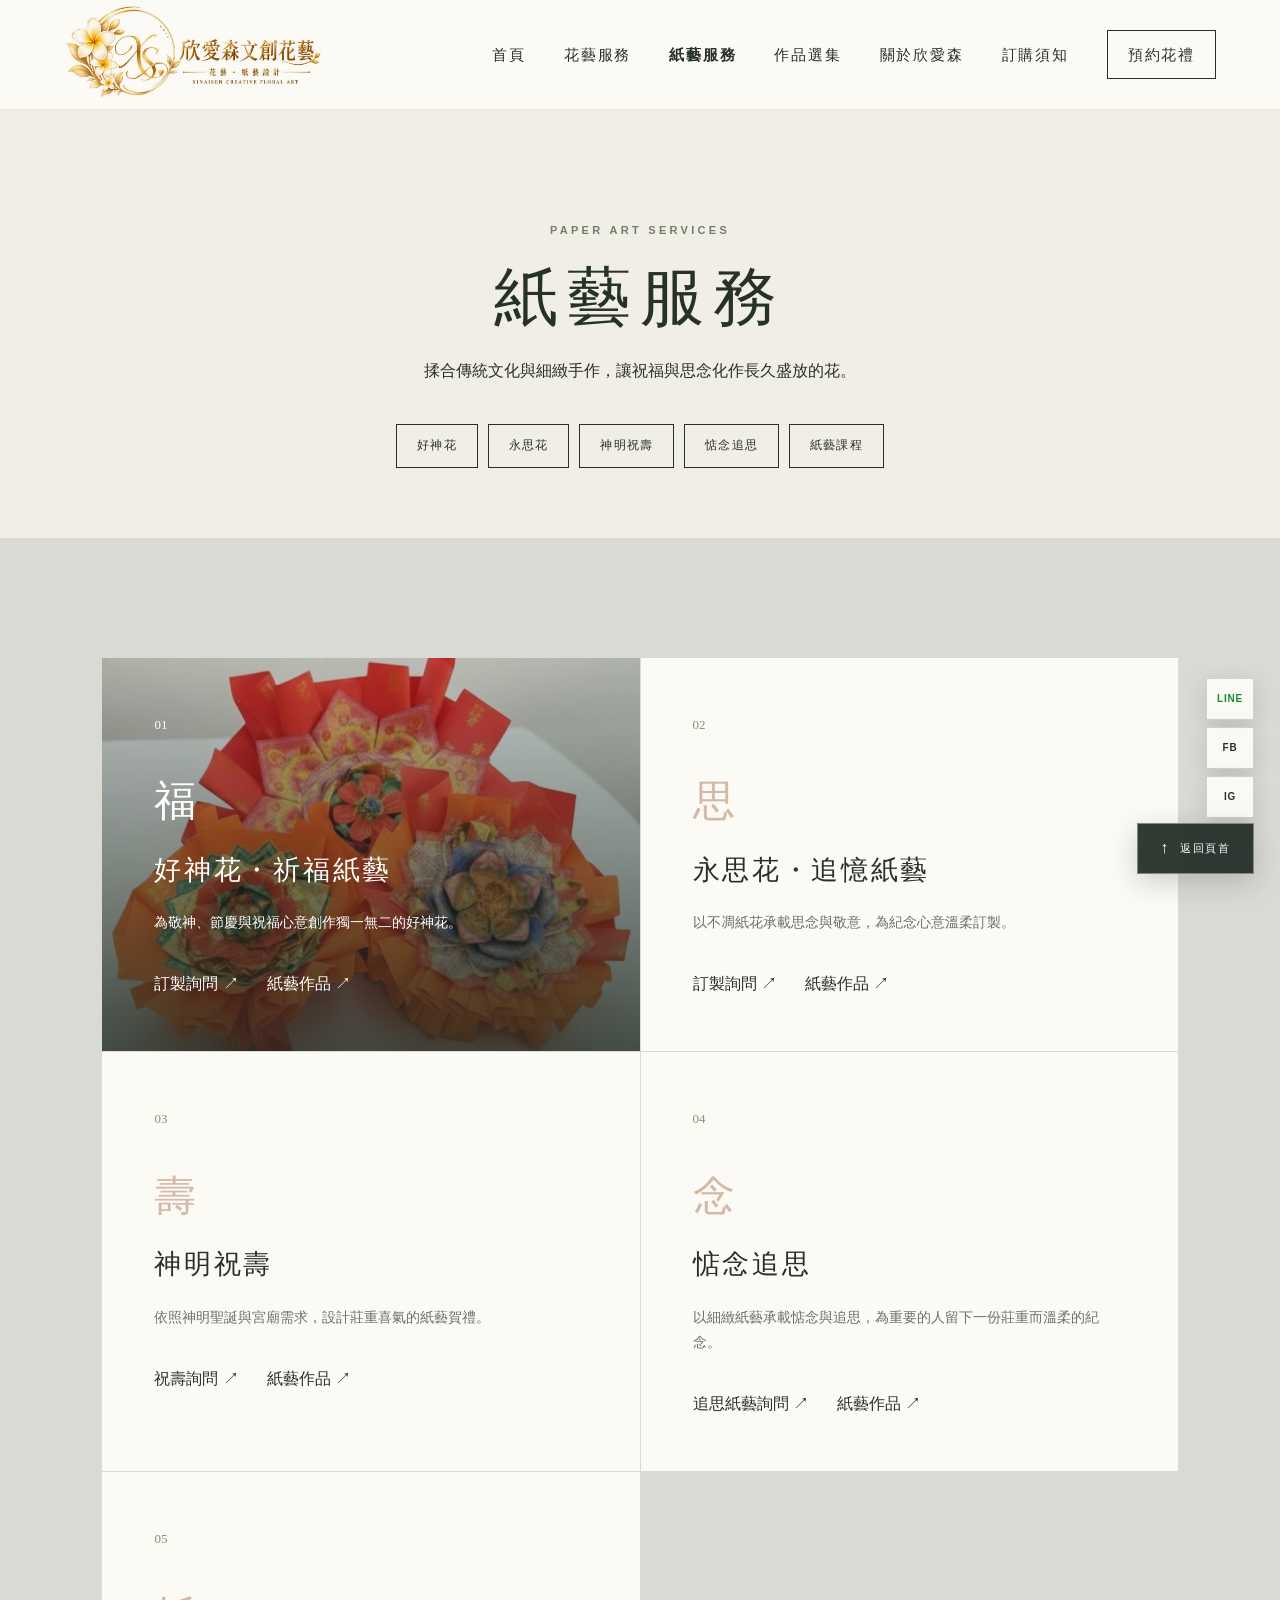
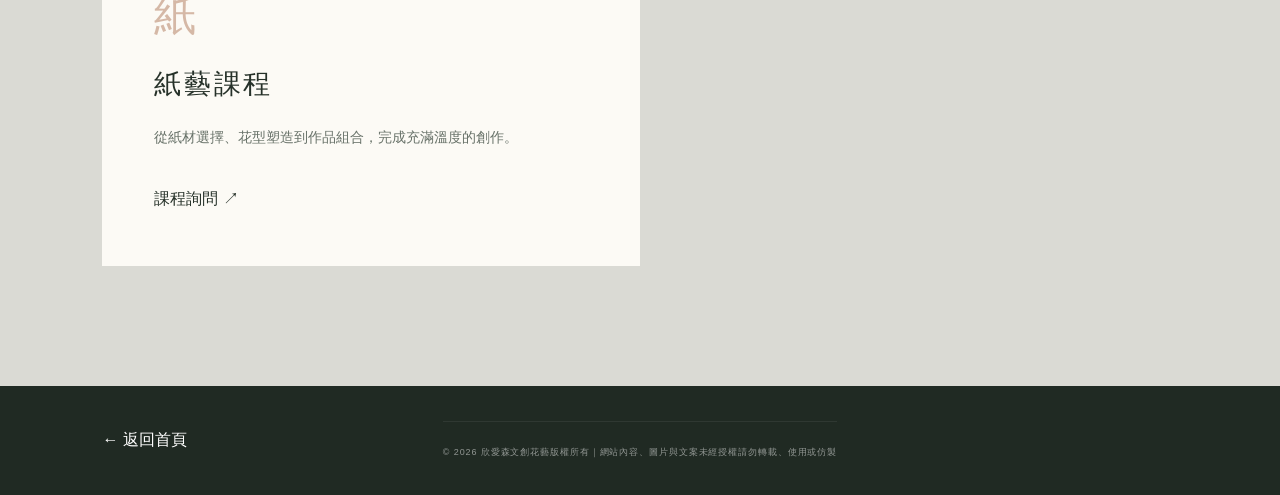
<file: paper-services.html>
<!doctype html><html lang="zh-Hant"><head><meta charset="UTF-8"><meta name="viewport" content="width=device-width,initial-scale=1"><title>紙藝服務｜欣愛森文創花藝</title><link rel="stylesheet" href="styles.css?v=20260827-12"></head><body><header class="site-header inner-header"><a class="brand brand-horizontal" href="index.html" aria-label="欣愛森文創花藝"><img class="brand-logo-image" src="assets/brand-logo-horizontal.jpg?v=20260827" alt="欣愛森文創花藝｜花藝・紙藝設計"></a><button class="menu-toggle" aria-label="開啟選單" aria-expanded="false"><span></span><span></span></button><nav class="nav"><a href="index.html">首頁</a><a href="floral-services.html">花藝服務</a><a class="active" href="paper-services.html">紙藝服務</a><a href="collections.html">作品選集</a><a href="about.html">關於欣愛森</a><a href="order-guide.html">訂購須知</a><a href="contact.html" class="nav-cta">預約花禮</a></nav></header><main class="inner-page"><section class="page-hero"><p class="eyebrow">PAPER ART SERVICES</p><h1>紙藝服務</h1><p>揉合傳統文化與細緻手作，讓祝福與思念化作長久盛放的花。</p><nav class="service-tabs" aria-label="紙藝服務分類"><a href="#good-flower">好神花</a><a href="#memorial-flower">永思花</a><a href="#deity-birthday">神明祝壽</a><a href="#remembrance">惦念追思</a><a href="#paper-class">紙藝課程</a></nav></section><section class="detail-grid detail-grid-four section"><article id="good-flower" style="background:linear-gradient(180deg,rgba(31,42,34,.18),rgba(31,42,34,.82)),url('assets/paper-good-fortune.jpg?v=20260819') center 54%/cover no-repeat;color:#fff"><span style="color:#fff">01</span><div class="service-icon" style="color:#fff">福</div><h2 style="color:#fff">好神花・祈福紙藝</h2><p style="color:#fff">為敬神、節慶與祝福心意創作獨一無二的好神花。</p><div class="service-links"><a href="contact.html" style="color:#fff">訂製詢問 ↗</a><a href="works.html" style="color:#fff">紙藝作品 ↗</a></div></article><article id="memorial-flower"><span>02</span><div class="service-icon">思</div><h2>永思花・追憶紙藝</h2><p>以不凋紙花承載思念與敬意，為紀念心意溫柔訂製。</p><div class="service-links"><a href="contact.html">訂製詢問 ↗</a><a href="works.html">紙藝作品 ↗</a></div></article><article id="deity-birthday"><span>03</span><div class="service-icon">壽</div><h2>神明祝壽</h2><p>依照神明聖誕與宮廟需求，設計莊重喜氣的紙藝賀禮。</p><div class="service-links"><a href="contact.html">祝壽詢問 ↗</a><a href="works.html">紙藝作品 ↗</a></div></article><article id="remembrance"><span>04</span><div class="service-icon">念</div><h2>惦念追思</h2><p>以細緻紙藝承載惦念與追思，為重要的人留下一份莊重而溫柔的紀念。</p><div class="service-links"><a href="contact.html">追思紙藝詢問 ↗</a><a href="works.html">紙藝作品 ↗</a></div></article><article id="paper-class"><span>05</span><div class="service-icon">紙</div><h2>紙藝課程</h2><p>從紙材選擇、花型塑造到作品組合，完成充滿溫度的創作。</p><a href="contact.html">課程詢問 ↗</a></article></section></main><footer class="simple-footer"><a href="index.html">← 返回首頁</a><small>© 2026 欣愛森文創花藝版權所有｜網站內容、圖片與文案未經授權請勿轉載、使用或仿製</small></footer><script src="script.js"></script></body></html>
</file>
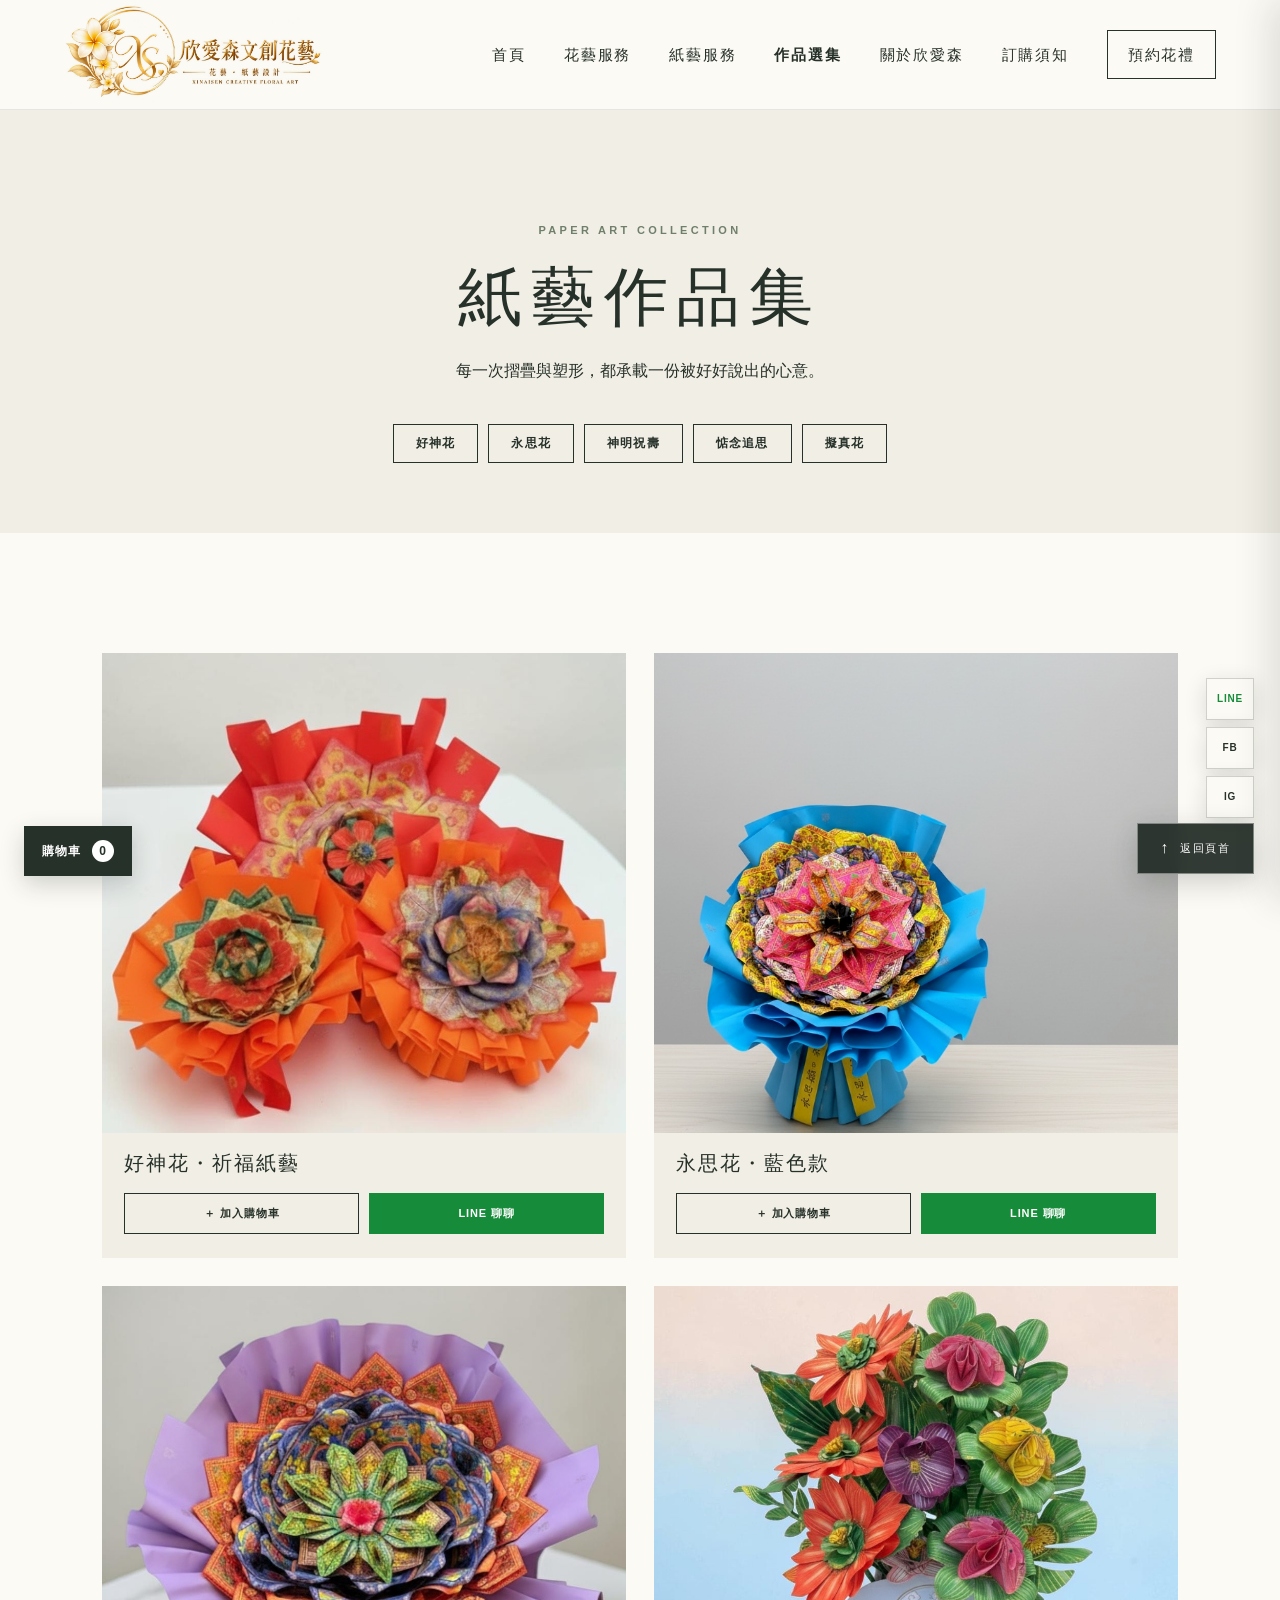
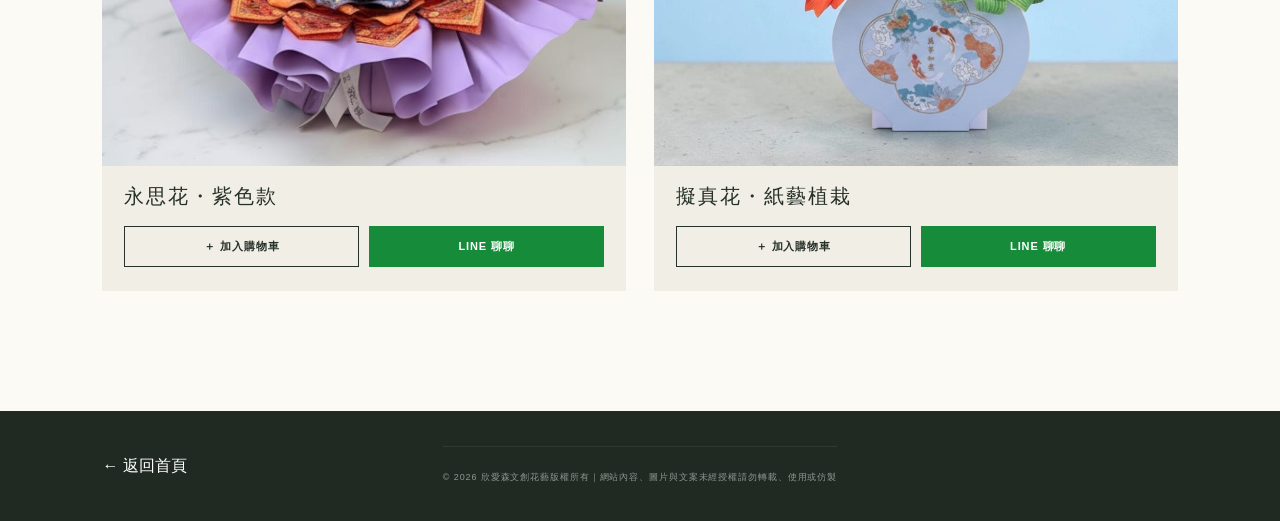
<file: works.html>
<!doctype html><html lang="zh-Hant"><head><meta charset="UTF-8"><meta name="viewport" content="width=device-width,initial-scale=1"><title>作品選集｜欣愛森文創花藝</title><meta name="xinasen-page-version" content="20260821-2"><link rel="stylesheet" href="styles.css?v=20260827-12"></head><body><header class="site-header inner-header"><a class="brand brand-horizontal" href="index.html" aria-label="欣愛森文創花藝"><img class="brand-logo-image" src="assets/brand-logo-horizontal.jpg?v=20260827" alt="欣愛森文創花藝｜花藝・紙藝設計"></a><button class="menu-toggle" aria-label="開啟選單" aria-expanded="false"><span></span><span></span></button><nav class="nav"><a href="index.html">首頁</a><a href="floral-services.html">花藝服務</a><a href="paper-services.html">紙藝服務</a><a class="active" href="collections.html">作品選集</a><a href="about.html">關於欣愛森</a><a href="order-guide.html">訂購須知</a><a href="contact.html" class="nav-cta">預約花禮</a></nav></header><main class="inner-page"><section class="page-hero"><p class="eyebrow">PAPER ART COLLECTION</p><h1>紙藝作品集</h1><p>每一次摺疊與塑形，都承載一份被好好說出的心意。</p><nav class="collection-tabs" aria-label="作品分類"><button type="button" data-filter="good">好神花</button><button type="button" data-filter="memorial">永思花</button><button type="button" data-filter="birthday">神明祝壽</button><button type="button" data-filter="remembrance">惦念追思</button><button type="button" data-filter="realistic">擬真花</button></nav></section><section class="gallery-page shop-gallery section"><article data-category="good"><img src="assets/paper-good-fortune.jpg" alt="好神花"><h2>好神花・祈福紙藝</h2><div class="product-actions"><button class="add-cart" data-product="好神花・祈福紙藝">＋ 加入購物車</button><a href="assets/line-id.jpg" target="_blank">LINE 聊聊</a></div></article><article class="memorial-blue-card" data-category="memorial"><div class="product-image"><img src="assets/memorial-blue.png" alt="藍色永思花"></div><h2>永思花・藍色款</h2><div class="product-actions"><button class="add-cart" data-product="永思花・藍色款">＋ 加入購物車</button><a href="assets/line-id.jpg" target="_blank">LINE 聊聊</a></div></article><article data-category="memorial"><img src="assets/memorial-purple.jpg" alt="紫色永思花"><h2>永思花・紫色款</h2><div class="product-actions"><button class="add-cart" data-product="永思花・紫色款">＋ 加入購物車</button><a href="assets/line-id.jpg" target="_blank">LINE 聊聊</a></div></article><article data-category="realistic"><img src="assets/paper-realistic.jpg" alt="擬真花"><h2>擬真花・紙藝植栽</h2><div class="product-actions"><button class="add-cart" data-product="擬真花・紙藝植栽">＋ 加入購物車</button><a href="assets/line-id.jpg" target="_blank">LINE 聊聊</a></div></article><p class="collection-empty" hidden>此分類作品準備中，歡迎使用 LINE 聊聊詢問。</p></section></main><button class="cart-toggle" type="button">購物車 <span class="cart-count">0</span></button><aside class="cart-drawer"><button class="cart-close" type="button">×</button><h2>已選作品</h2><div class="cart-items"></div><p class="cart-empty">尚未加入作品</p><a class="button primary cart-inquiry" href="contact.html">前往詢問訂製</a></aside><div class="cart-backdrop"></div><footer class="simple-footer"><a href="index.html">← 返回首頁</a><small>© 2026 欣愛森文創花藝版權所有｜網站內容、圖片與文案未經授權請勿轉載、使用或仿製</small></footer><script src="script.js"></script></body></html>
</file>
<file: styles.css>
:root{--ink:#263129;--green:#526453;--sage:#84937e;--cream:#f6f2e9;--paper:#fcfaf5;--blush:#d5b8a6;--line:rgba(38,49,41,.16);--serif:"Noto Serif TC","Songti TC","PMingLiU",serif;--sans:"Noto Sans TC","Microsoft JhengHei",sans-serif}*{box-sizing:border-box}html{scroll-behavior:smooth}body{margin:0;background:var(--paper);color:var(--ink);font-family:var(--sans);line-height:1.8}a{color:inherit;text-decoration:none}.site-header{height:92px;padding:0 5vw;display:flex;align-items:center;justify-content:space-between;position:absolute;z-index:10;width:100%;border-bottom:1px solid rgba(38,49,41,.1)}.brand{display:flex;align-items:center;gap:12px}.brand-mark{font-size:26px;color:#788a72}.brand b{display:block;font:600 21px/1.3 var(--serif);letter-spacing:.22em}.brand small{display:block;font-size:8px;letter-spacing:.18em}.nav{display:flex;align-items:center;gap:38px;font-size:13px;letter-spacing:.12em}.nav a{position:relative}.nav a:not(.nav-cta):after{content:"";position:absolute;left:0;right:100%;bottom:-6px;height:1px;background:var(--ink);transition:.3s}.nav a:hover:after{right:0}.nav-cta{border:1px solid var(--ink);padding:10px 20px}.menu-toggle{display:none;background:none;border:0}.hero{min-height:780px;height:100vh;background:linear-gradient(90deg,rgba(246,242,233,.95) 0%,rgba(246,242,233,.76) 35%,rgba(246,242,233,.04) 67%),url('assets/hero-floral.png') center/cover;position:relative;display:flex;align-items:center;padding:110px 10vw 60px}.hero-content{max-width:580px}.eyebrow,.section-index{font-size:11px;letter-spacing:.3em;color:#6f7f6b;font-weight:600}.hero h1{font:500 clamp(50px,6.6vw,94px)/1.2 var(--serif);letter-spacing:.12em;margin:18px 0 24px}.hero-copy{font-family:var(--serif);font-size:16px;letter-spacing:.12em;color:#536057}.hero-actions{display:flex;align-items:center;gap:34px;margin-top:42px}.button{border:0;display:inline-flex;align-items:center;justify-content:center;padding:14px 26px;letter-spacing:.12em;font:600 13px var(--sans);cursor:pointer}.primary{background:var(--ink);color:white}.primary:hover{background:#526453}.text-link{font-size:13px;border-bottom:1px solid var(--ink);padding:8px 0}.hero-note{position:absolute;right:4vw;bottom:46px;display:flex;gap:15px;align-items:flex-start;color:white;text-shadow:0 1px 8px #333}.hero-note span{font:38px var(--serif)}.hero-note p{font-size:9px;letter-spacing:.18em;line-height:1.6}.scroll-hint{position:absolute;bottom:40px;left:5vw;writing-mode:vertical-rl;font-size:8px;letter-spacing:.24em;display:flex;gap:10px;align-items:center}.scroll-hint span{height:40px;width:1px;background:var(--ink)}.section{padding:120px 8vw}.intro{display:grid;grid-template-columns:1fr 3fr;border-bottom:1px solid var(--line)}.section-index{writing-mode:vertical-rl}.intro-text{max-width:820px;text-align:center}.leaf{font:34px var(--serif);color:var(--sage)}.intro h2,.section-heading h2,.works h2,.about h2,.contact h2{font:500 clamp(34px,4.2vw,58px)/1.5 var(--serif);letter-spacing:.12em;margin:14px 0}.intro-text>p:last-child{max-width:600px;margin:25px auto;color:#687269;font-size:14px;letter-spacing:.08em}.services{background:#f1eee5}.section-heading,.works-head{display:flex;justify-content:space-between;align-items:end;margin-bottom:60px}.section-heading h2,.works h2{margin-bottom:0}.section-heading>p,.works-head>p{font:14px var(--serif);color:#6d776e}.service-grid{display:grid;grid-template-columns:repeat(4,1fr)}.service-card{padding:40px 28px;border:1px solid var(--line);margin-right:-1px;min-height:390px;display:flex;flex-direction:column;transition:.35s;background:rgba(255,255,255,.15)}.service-card:hover,.service-card.featured{background:var(--green);color:white;transform:translateY(-8px)}.service-card>span{font:12px var(--serif);opacity:.6}.service-icon{font:42px var(--serif);margin:35px 0 22px;color:var(--blush)}.service-card h3{font:500 21px var(--serif);letter-spacing:.12em}.service-card p{font-size:13px;opacity:.75}.service-card a{font-size:11px;letter-spacing:.12em;margin-top:auto}.works{overflow:hidden}.work-grid{display:grid;grid-template-columns:1.2fr .8fr .8fr;gap:24px}.work-art{height:440px;padding:30px;display:flex;align-items:flex-end;overflow:hidden;position:relative}.work-art:before{content:"";position:absolute;inset:0;transition:.7s}.work:hover .work-art:before{transform:scale(1.05)}.work-art span{position:relative;z-index:1;color:white;font:28px/1.5 var(--serif);letter-spacing:.2em;text-shadow:0 2px 15px #333}.work-one .work-art:before{background:linear-gradient(160deg,transparent,#39463caa),url('assets/hero-floral.png') 65% center/cover}.work-two .work-art:before{background:linear-gradient(145deg,#a1ad9a,#35443b);}.work-three .work-art:before{background:linear-gradient(145deg,#d6b7a6,#766458)}.work small{font-size:9px;letter-spacing:.2em;color:#849085}.work h3{font:500 18px var(--serif);letter-spacing:.1em;margin-top:4px}.image-note{font-size:11px;color:#879087;text-align:right;margin-top:28px}.about{background:#e8e6db;display:grid;grid-template-columns:1fr 1fr;gap:8vw;align-items:center}.about-image{height:680px;background:linear-gradient(180deg,transparent,#26312988),url('assets/hero-floral.png') 68% center/cover;box-shadow:32px 32px 0 #d8d4c6}.about-content{max-width:520px}.about-content>p:not(.eyebrow){font-size:14px;color:#5e695f;letter-spacing:.05em}.signature{font:28px var(--serif);margin-top:40px}.signature span{font:italic 15px Georgia;color:#7d887d;margin-left:10px}.contact{display:grid;grid-template-columns:1fr 1.1fr;gap:8vw;background:var(--green);color:white}.contact .eyebrow{color:#c8d1c2}.contact-copy>p:not(.eyebrow){opacity:.75}.contact-meta{margin-top:50px;border-top:1px solid #ffffff33;padding-top:22px}.contact-meta p{font-size:13px}.contact-meta small{display:block;opacity:.5;letter-spacing:.14em}.contact-form{background:var(--paper);color:var(--ink);padding:48px}.contact-form label{display:block;font-size:12px;letter-spacing:.1em;margin-bottom:22px}.contact-form input,.contact-form select,.contact-form textarea{display:block;width:100%;border:0;border-bottom:1px solid var(--line);background:transparent;padding:10px 2px;font:14px var(--sans);outline:none;border-radius:0}.contact-form input:focus,.contact-form textarea:focus{border-color:var(--green)}.form-row{display:grid;grid-template-columns:1fr 1fr;gap:24px}.contact-form .button{width:100%;margin-top:12px}.form-status{font-size:12px;text-align:center;color:var(--green);min-height:20px}footer{padding:65px 8vw 30px;background:#202a23;color:white;display:grid;grid-template-columns:1fr 1fr 1fr;gap:30px;align-items:center}footer>p{font:14px var(--serif);opacity:.65;text-align:center}footer>div{text-align:right}footer>div a{font-size:10px;letter-spacing:.15em;margin-left:22px}footer>small{grid-column:1/-1;text-align:center;opacity:.35;border-top:1px solid #ffffff22;padding-top:22px;font-size:9px;letter-spacing:.1em}.reveal{opacity:0;transform:translateY(26px);transition:opacity .8s,transform .8s}.reveal.visible{opacity:1;transform:none}
@media(max-width:900px){.site-header{height:76px}.nav{position:fixed;inset:76px 0 auto;background:var(--paper);padding:28px;display:none;flex-direction:column;align-items:stretch;gap:20px}.nav.open{display:flex}.menu-toggle{display:block;width:36px}.menu-toggle span{display:block;height:1px;background:var(--ink);margin:8px}.hero{min-height:720px;padding:100px 7vw 50px;background:linear-gradient(90deg,rgba(246,242,233,.93),rgba(246,242,233,.5)),url('assets/hero-floral.png') 61% center/cover}.hero h1{font-size:52px}.hero-note{display:none}.section{padding:85px 7vw}.intro{display:block}.section-index{writing-mode:initial;margin-bottom:45px}.service-grid{grid-template-columns:1fr 1fr}.work-grid{grid-template-columns:1fr 1fr}.work-one{grid-column:1/-1}.about{grid-template-columns:1fr}.about-image{height:520px}.contact{grid-template-columns:1fr}footer{grid-template-columns:1fr;text-align:center}footer>div{text-align:center}footer>small{grid-column:auto}.section-heading,.works-head{align-items:flex-start;flex-direction:column}.section-heading>p,.works-head>p{margin-top:20px}}
@media(max-width:560px){.brand b{font-size:18px}.nav-cta{text-align:center}.hero{min-height:700px;align-items:flex-end;padding-bottom:120px}.hero h1{font-size:44px}.hero-copy br{display:none}.hero-actions{align-items:flex-start;flex-direction:column;gap:15px;margin-top:30px}.scroll-hint{display:none}.section{padding:70px 6vw}.intro h2,.section-heading h2,.works h2,.about h2,.contact h2{font-size:32px}.service-grid,.work-grid{grid-template-columns:1fr}.work-one{grid-column:auto}.service-card{min-height:330px}.work-art{height:390px}.about-image{height:420px;box-shadow:14px 14px 0 #d8d4c6}.contact{padding-left:5vw;padding-right:5vw}.contact-form{padding:30px 22px}.form-row{grid-template-columns:1fr}footer>div a{margin:0 9px}}
@media(prefers-reduced-motion:reduce){html{scroll-behavior:auto}.reveal{opacity:1;transform:none;transition:none}}
.service-grid{grid-template-columns:repeat(5,1fr)}
@media(max-width:1100px) and (min-width:901px){.nav{gap:22px}.service-grid{grid-template-columns:repeat(3,1fr)}}
@media(max-width:900px){.service-grid{grid-template-columns:1fr 1fr}}
@media(max-width:560px){.service-grid{grid-template-columns:1fr}}
.inner-header{position:relative;background:var(--paper)}.nav .active{font-weight:700}.inner-page{min-height:75vh}.page-hero{text-align:center;padding:100px 7vw 70px;background:#f1eee5}.page-hero h1,.about-page h1,.page-contact h1{font:500 clamp(42px,5vw,70px)/1.35 var(--serif);letter-spacing:.14em;margin:14px 0}.page-hero>p:last-child{color:#687269}.detail-grid{display:grid;grid-template-columns:repeat(2,1fr);gap:1px;background:var(--line)}.detail-grid article{background:var(--paper);padding:52px;min-height:390px}.detail-grid article>span{font:13px var(--serif);color:var(--sage)}.detail-grid h2{font:500 27px var(--serif);letter-spacing:.1em}.detail-grid p{color:#687269;font-size:14px;margin-bottom:35px}.detail-grid-four{grid-template-columns:repeat(2,1fr)}.gallery-page{display:grid;grid-template-columns:repeat(3,1fr);gap:28px}.gallery-page img{width:100%;height:480px;object-fit:cover;display:block}.gallery-page h2{font:500 20px var(--serif);letter-spacing:.1em}.double-gallery>div{height:480px;display:grid;grid-template-columns:1fr 1fr}.double-gallery img{height:100%;min-width:0}.about-page{display:grid;grid-template-columns:1fr 1fr;align-items:center;gap:8vw;padding:90px 8vw;background:#e8e6db}.about-page-image{height:650px;background:url('assets/hero-floral.png') 68% center/cover}.about-page>div:last-child{max-width:560px}.about-page p:not(.eyebrow){color:#5e695f}.page-contact{padding-top:100px;padding-bottom:100px;min-height:calc(100vh - 92px)}.simple-footer{display:flex;justify-content:space-between;padding:35px 8vw;background:#202a23;color:white}.simple-footer small{opacity:.5}@media(max-width:900px){.inner-header{position:relative}.detail-grid,.detail-grid-four,.gallery-page,.about-page{grid-template-columns:1fr}.gallery-page img,.double-gallery>div{height:420px}.about-page-image{height:480px}.page-contact{padding-top:70px}.simple-footer{flex-direction:column;gap:15px}}
.shop-gallery{grid-template-columns:repeat(2,1fr)}.shop-gallery article{background:#f1eee5;padding-bottom:24px}.shop-gallery h2{padding:0 22px}.product-actions{display:flex;gap:10px;padding:0 22px}.product-actions button,.product-actions a{flex:1;border:1px solid var(--ink);background:transparent;color:var(--ink);padding:12px 10px;text-align:center;font:600 11px var(--sans);letter-spacing:.08em;cursor:pointer}.product-actions button:hover{background:var(--ink);color:white}.product-actions a{background:#168c3a;border-color:#168c3a;color:white}.cart-toggle{position:fixed;left:24px;bottom:24px;z-index:32;border:0;background:var(--ink);color:white;padding:14px 18px;font:600 12px var(--sans);letter-spacing:.08em;box-shadow:0 8px 24px #1b261e33;cursor:pointer}.cart-count{display:inline-grid;place-items:center;margin-left:7px;background:white;color:var(--ink);border-radius:50%;width:22px;height:22px}.cart-drawer{position:fixed;top:0;right:-390px;width:min(390px,90vw);height:100vh;background:var(--paper);z-index:60;padding:38px;box-shadow:-10px 0 35px #1b261e22;transition:right .35s}.cart-drawer.open{right:0}.cart-close{position:absolute;right:22px;top:18px;border:0;background:none;font-size:28px;cursor:pointer}.cart-drawer h2{font:500 28px var(--serif)}.cart-item{display:flex;justify-content:space-between;gap:12px;border-bottom:1px solid var(--line);padding:13px 0;font-size:13px}.cart-item button{border:0;background:none;color:#8c5b50;cursor:pointer}.cart-inquiry{width:100%;margin-top:24px}.cart-backdrop{display:none;position:fixed;inset:0;background:#1b261e66;z-index:50}.cart-backdrop.open{display:block}@media(max-width:900px){.shop-gallery{grid-template-columns:1fr}}@media(max-width:560px){.product-actions{flex-direction:column}.cart-toggle{left:14px;bottom:14px}}
@media(min-width:901px){.simple-footer{display:grid;grid-template-columns:1fr auto 1fr;align-items:center}.simple-footer>a{grid-column:1;justify-self:start}.simple-footer>small{grid-column:2;justify-self:center;text-align:center;white-space:nowrap}}
.service-card.featured{background:linear-gradient(180deg,rgba(31,42,34,.18),rgba(31,42,34,.78)),url('assets/paper-good-fortune.jpg') center 54%/cover no-repeat;color:white}.service-card.featured:hover{background:linear-gradient(180deg,rgba(31,42,34,.1),rgba(31,42,34,.7)),url('assets/paper-good-fortune.jpg') center 54%/cover no-repeat}
.detail-grid-four article:first-child{background:linear-gradient(180deg,rgba(31,42,34,.16),rgba(31,42,34,.8)),url('assets/paper-good-fortune.jpg') center 54%/cover no-repeat;color:white}.detail-grid-four article:first-child>span,.detail-grid-four article:first-child .service-icon,.detail-grid-four article:first-child p{color:white}.detail-grid-four article:first-child>a{color:white}
.service-tabs{display:flex;justify-content:center;flex-wrap:wrap;gap:10px;margin-top:38px}.service-tabs a{border:1px solid var(--ink);padding:10px 20px;background:transparent;color:var(--ink);font-size:12px;letter-spacing:.1em;transition:.25s}.service-tabs a:hover{background:var(--ink);color:white}.detail-grid-four article{scroll-margin-top:30px}@media(max-width:560px){.service-tabs{display:grid;grid-template-columns:1fr 1fr}.service-tabs a{text-align:center;padding:9px 8px}.service-tabs a:last-child{grid-column:1/-1}}
.collection-tabs{display:flex;justify-content:center;flex-wrap:wrap;gap:10px;margin-top:38px}.collection-tabs button{border:1px solid var(--ink);padding:10px 22px;background:transparent;color:var(--ink);font:600 12px var(--sans);letter-spacing:.1em;cursor:pointer;transition:.25s}.collection-tabs button:hover,.collection-tabs button.active{background:var(--ink);color:white}.shop-gallery article.filtered-out{display:none}.collection-empty{grid-column:1/-1;text-align:center;padding:70px 20px;color:#687269;background:#f1eee5}@media(max-width:560px){.collection-tabs{display:grid;grid-template-columns:1fr 1fr}.collection-tabs button{padding:9px 8px}}
.memorial-blue-card .product-image{height:480px;overflow:hidden;background:#d6d6d4}.memorial-blue-card .product-image img{height:100%;width:100%;object-fit:cover;object-position:31% 58%;transform:scale(1.38);transform-origin:31% 58%}@media(max-width:900px){.memorial-blue-card .product-image{height:420px}.memorial-blue-card .product-image img{transform:scale(1.28)}}
.about-poster-link{display:block;width:100%;max-width:620px;justify-self:center;box-shadow:20px 20px 0 #d8d4c6;line-height:0}.about-poster-link .about-page-image{display:block;width:100%;height:auto;background:none;object-fit:contain}@media(max-width:900px){.about-poster-link .about-page-image{height:auto}.about-poster-link{box-shadow:12px 12px 0 #d8d4c6}}
.order-guide{display:grid;grid-template-columns:repeat(2,1fr);gap:1px;background:var(--line)}.order-guide article{background:var(--paper);padding:42px 48px;min-height:260px}.order-guide article>span{font:13px var(--serif);color:var(--sage)}.order-guide h2{font:500 25px var(--serif);letter-spacing:.12em}.order-guide p{font-size:14px;color:#687269}.order-guide .button{margin-top:14px}@media(max-width:900px){.order-guide{grid-template-columns:1fr}.order-guide article{padding:34px 28px;min-height:0}}
.brand-logo{display:block;width:190px;height:78px;object-fit:contain}.footer-brand .brand-logo{width:180px;height:auto;background:#fcfaf5;border-radius:2px}@media(max-width:1100px){.brand-logo{width:155px;height:68px}.nav{gap:17px}}@media(max-width:560px){.brand-logo{width:135px;height:60px}}
.site-header>.brand{width:170px;height:72px;flex:0 0 170px;background-color:#f6f2e9;background-image:url('assets/brand-logo.png?v=20260827-3');background-position:center;background-size:contain;background-repeat:no-repeat;background-blend-mode:multiply}.site-header>.brand>*{display:none!important}@media(max-width:560px){.site-header>.brand{width:125px;height:60px;flex-basis:125px}}
@media(min-width:901px){.site-header{height:110px}.site-header>.brand{width:230px;height:100px;flex-basis:230px}.inner-page{scroll-margin-top:110px}}
.site-header>.brand.brand-horizontal{width:320px;height:100px;flex:0 0 320px;background:none;display:flex;align-items:center;gap:14px;mix-blend-mode:normal}.site-header>.brand.brand-horizontal>*{display:block!important}.brand-emblem{width:94px;height:94px;flex:0 0 94px;background-image:url('assets/brand-logo.png?v=20260827-3');background-size:181px 121px;background-position:-41px 0;background-repeat:no-repeat;background-color:#f6f2e9;background-blend-mode:multiply;border-radius:50%}.brand-wording{min-width:0}.brand-wording b{font:600 24px/1.35 var(--serif);letter-spacing:.13em;white-space:nowrap;color:var(--ink)}.brand-wording small{font:11px/1.5 var(--sans);letter-spacing:.22em;color:#746b5d;white-space:nowrap}.nav{font-size:15px;font-weight:500}.nav-cta{font-size:15px}@media(max-width:1250px) and (min-width:901px){.site-header>.brand.brand-horizontal{width:265px;flex-basis:265px;gap:9px}.brand-emblem{width:78px;height:78px;flex-basis:78px;background-size:151px 101px;background-position:-34px 0}.brand-wording b{font-size:19px}.brand-wording small{font-size:9px}.nav{font-size:13px;gap:12px}.nav-cta{font-size:13px;padding-left:14px;padding-right:14px}}@media(max-width:900px){.site-header>.brand.brand-horizontal{width:230px;height:68px;flex-basis:230px;gap:8px}.brand-emblem{width:62px;height:62px;flex-basis:62px;background-size:119px 79px;background-position:-27px 0}.brand-wording b{font-size:17px}.brand-wording small{font-size:8px}.nav{font-size:14px}}

/* Complete horizontal brand artwork used consistently across every page. */
.site-header>.brand.brand-horizontal{width:390px;height:104px;flex:0 0 390px;display:flex;align-items:center;overflow:hidden}
.brand-horizontal .brand-logo-image{display:block!important;width:100%;height:100%;object-fit:contain;object-position:left center;mix-blend-mode:multiply}
@media(max-width:1250px) and (min-width:901px){.site-header>.brand.brand-horizontal{width:290px;height:88px;flex-basis:290px}}
@media(max-width:900px){.site-header>.brand.brand-horizontal{width:245px;height:72px;flex-basis:245px}.brand-horizontal .brand-logo-image{object-position:left center}}

/* Blend the source logo's white canvas into the page header artwork. */
.site-header>.brand.brand-horizontal{background:transparent!important;mix-blend-mode:multiply!important;isolation:auto}
.site-header>.brand.brand-horizontal .brand-logo-image{background:transparent!important;mix-blend-mode:multiply!important}

/* Floral portfolio: balanced multi-card layout for the expanded collection. */
.gallery-page.floral-gallery{grid-template-columns:repeat(3,minmax(0,1fr));max-width:1500px;margin-inline:auto}
.floral-gallery article{min-width:0}
.floral-gallery article>img{height:auto;aspect-ratio:1/1;object-fit:cover;object-position:center}
@media(max-width:1000px){.gallery-page.floral-gallery{grid-template-columns:repeat(2,minmax(0,1fr))}}
@media(max-width:650px){.gallery-page.floral-gallery{grid-template-columns:1fr}}

/* The home page uses a true transparent logo over the floral hero. */
.site-header:not(.inner-header)>.brand.brand-horizontal,
.site-header:not(.inner-header) .brand-logo-image{mix-blend-mode:normal!important;background:transparent!important}

/* Keep the booking-page heading and copy safely inside the viewport. */
.contact.page-contact{padding-left:8vw;padding-right:8vw}
@media(max-width:900px){.contact.page-contact{padding-left:7vw;padding-right:7vw}}
@media(max-width:560px){.contact.page-contact{padding-left:5vw;padding-right:5vw}.page-contact h1{font-size:clamp(38px,12vw,52px);letter-spacing:.06em}}

.service-links{display:flex;align-items:center;gap:28px;margin-top:auto}
.service-links a{white-space:nowrap}
@media(max-width:560px){.service-links{gap:18px;flex-wrap:wrap}}
.nav-dropdown{position:relative}.nav-submenu{position:absolute;top:calc(100% + 16px);left:50%;transform:translateX(-50%) translateY(-6px);min-width:150px;padding:8px;background:var(--paper);border:1px solid var(--line);box-shadow:0 12px 28px rgba(38,49,41,.14);opacity:0;visibility:hidden;transition:.25s;z-index:40}.nav-submenu a{display:block;padding:9px 12px;white-space:nowrap;font-size:12px}.nav-submenu a:hover,.nav-submenu a.active{background:var(--ink);color:white}.nav-dropdown:hover .nav-submenu,.nav-dropdown:focus-within .nav-submenu{opacity:1;visibility:visible;transform:translateX(-50%) translateY(0)}.floral-gallery{grid-template-columns:minmax(280px,720px);justify-content:center}.floral-gallery article{background:#f1eee5;padding-bottom:24px}.floral-gallery h2{padding:0 22px}.gallery-coming{text-align:center;color:#687269}@media(max-width:900px){.nav-dropdown{width:100%}.nav-submenu{position:static;transform:none;opacity:1;visibility:visible;box-shadow:none;border:0;border-left:1px solid var(--line);margin:8px 0 0 12px;padding:2px 0 2px 12px}.nav-dropdown:hover .nav-submenu,.nav-dropdown:focus-within .nav-submenu{transform:none}.nav-submenu a{padding:7px 10px}}
.collection-chooser{display:grid;grid-template-columns:1fr 1fr;gap:24px}.collection-choice{min-height:470px;display:flex;align-items:flex-end;padding:44px;color:white;position:relative;overflow:hidden}.collection-choice:before{content:"";position:absolute;inset:0;transition:transform .6s}.collection-choice:hover:before{transform:scale(1.04)}.collection-choice>div{position:relative;z-index:1}.collection-choice small{letter-spacing:.22em}.collection-choice h2{font:500 clamp(32px,4vw,52px) var(--serif);letter-spacing:.12em;margin:10px 0}.collection-choice p{opacity:.8}.collection-choice span{display:inline-block;margin-top:20px;border-bottom:1px solid currentColor;font-size:12px;letter-spacing:.1em}.floral-choice:before{background:linear-gradient(180deg,transparent,#28362dcc),url('assets/hero-floral.png') center/cover}.paper-choice:before{background:linear-gradient(180deg,transparent,#3d201bcc),url('assets/paper-good-fortune.jpg') center/cover}@media(max-width:700px){.collection-chooser{grid-template-columns:1fr}.collection-choice{min-height:360px;padding:30px}}
.paper-works{background:#f1eee5}.paper-work-grid{display:grid;grid-template-columns:repeat(3,1fr);gap:24px}.paper-work{background:var(--paper);overflow:hidden}.paper-work img{display:block;width:100%;height:410px;object-fit:cover;transition:transform .7s}.paper-work:hover img{transform:scale(1.035)}.paper-work>div{padding:26px 28px 30px}.paper-work small{font-size:9px;letter-spacing:.2em;color:#849085}.paper-work h3{font:500 24px var(--serif);letter-spacing:.14em;margin:5px 0 10px}.paper-work p{font-size:13px;color:#687269;margin:0}@media(max-width:900px){.paper-work-grid{grid-template-columns:1fr 1fr}.paper-work:last-child{grid-column:1/-1}.paper-work img{height:360px}}@media(max-width:560px){.paper-work-grid{grid-template-columns:1fr}.paper-work:last-child{grid-column:auto}.paper-work img{height:340px}}
.paper-good .work-art:before{background:linear-gradient(160deg,transparent,#4a201aaa),url('assets/paper-good-fortune.jpg') center/cover}.paper-memory .work-art:before{background:linear-gradient(160deg,transparent,#4a201aaa),url('assets/paper-memorial.jpg') center/cover}.paper-real .work-art:before{background:linear-gradient(160deg,transparent,#33423899),url('assets/paper-realistic.jpg') center/cover}
.back-to-top{grid-column:1/-1;justify-self:center;display:inline-flex;align-items:center;gap:10px;border:1px solid #ffffff55;padding:10px 22px;font-size:11px;letter-spacing:.16em;transition:.3s}.back-to-top span{font-size:16px}.back-to-top:hover{background:white;color:var(--ink);border-color:white}
.back-to-top{position:fixed;right:26px;bottom:26px;z-index:30;background:rgba(32,42,35,.92);color:white;border-color:#ffffff66;box-shadow:0 8px 28px rgba(20,30,23,.2);backdrop-filter:blur(8px)}
@media(max-width:560px){.back-to-top{right:14px;bottom:14px;padding:9px 14px;font-size:10px}}
.floating-social{position:fixed;right:26px;bottom:82px;z-index:30;display:flex;flex-direction:column;gap:7px}.floating-social a{width:48px;height:42px;display:grid;place-items:center;background:rgba(252,250,245,.96);color:var(--ink);border:1px solid rgba(38,49,41,.2);box-shadow:0 6px 22px rgba(20,30,23,.14);font-size:10px;font-weight:700;letter-spacing:.08em;transition:.25s}.floating-social a:hover{background:var(--ink);color:white;transform:translateX(-3px)}.floating-social .social-line{color:#168c3a}@media(max-width:560px){.floating-social{right:14px;bottom:67px}.floating-social a{width:42px;height:38px}}
.service-grid{grid-template-columns:repeat(3,1fr)}
@media(max-width:900px){.service-grid{grid-template-columns:1fr 1fr}}
@media(max-width:560px){.service-grid{grid-template-columns:1fr}}
.memory-gallery{display:grid;grid-template-columns:1fr 1fr;padding:0}.memory-gallery:before{display:none}.memory-gallery img{width:100%;height:100%;min-width:0;object-fit:cover;display:block;transition:transform .7s}.memory-gallery:hover img{transform:scale(1.035)}.memory-gallery span{position:absolute;left:28px;bottom:28px}
</file>
